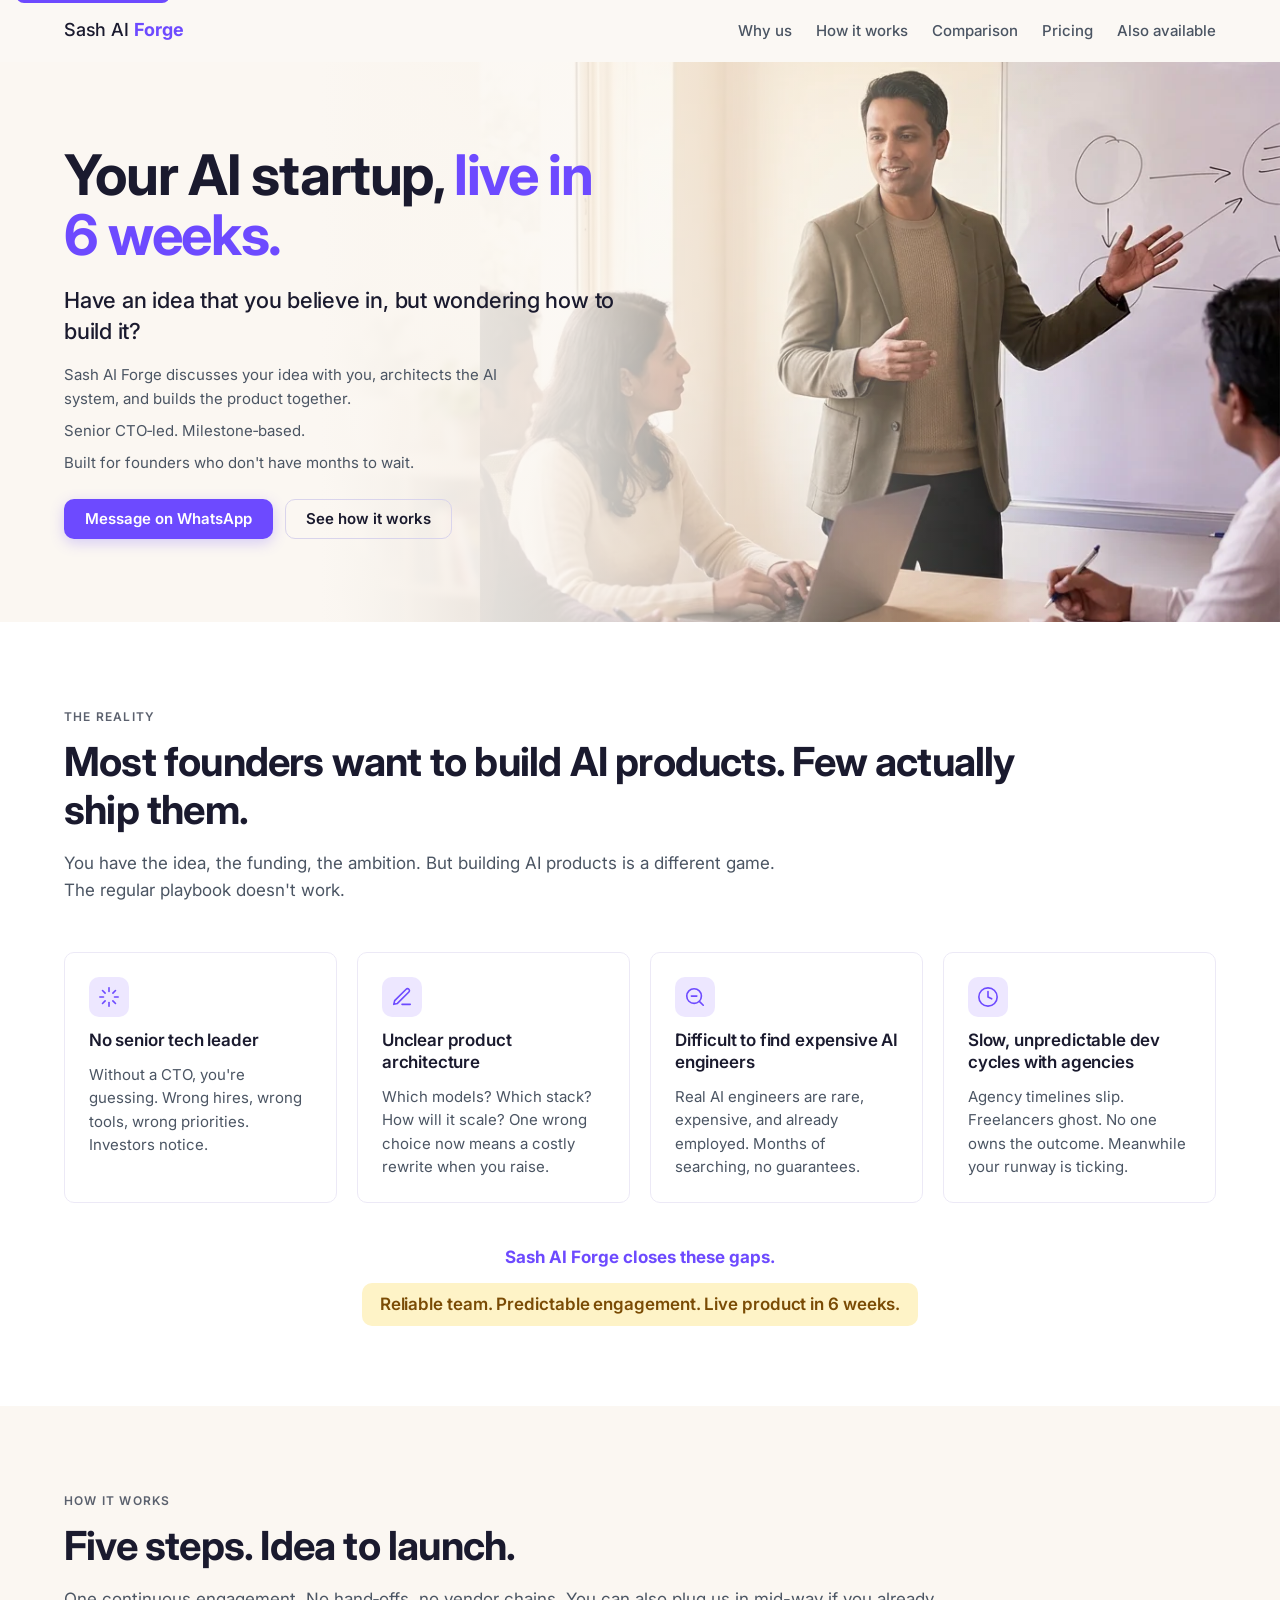
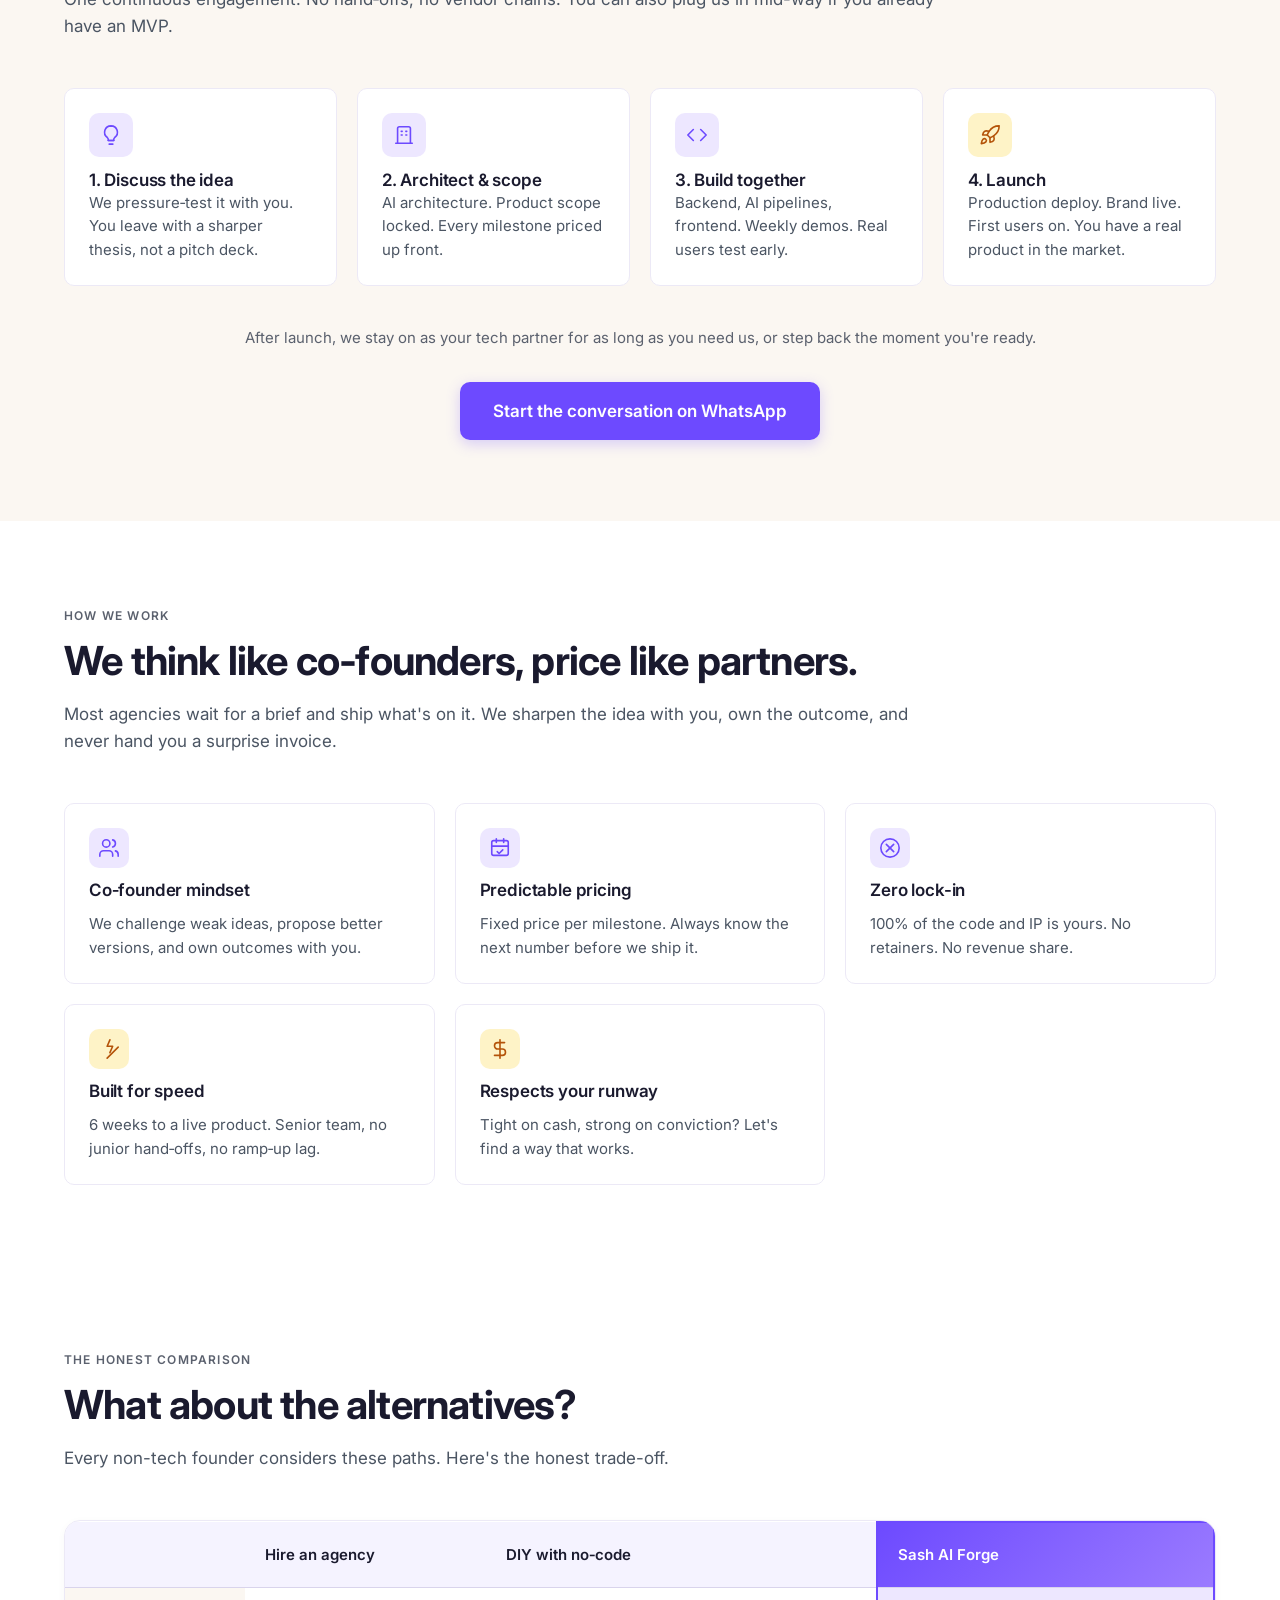
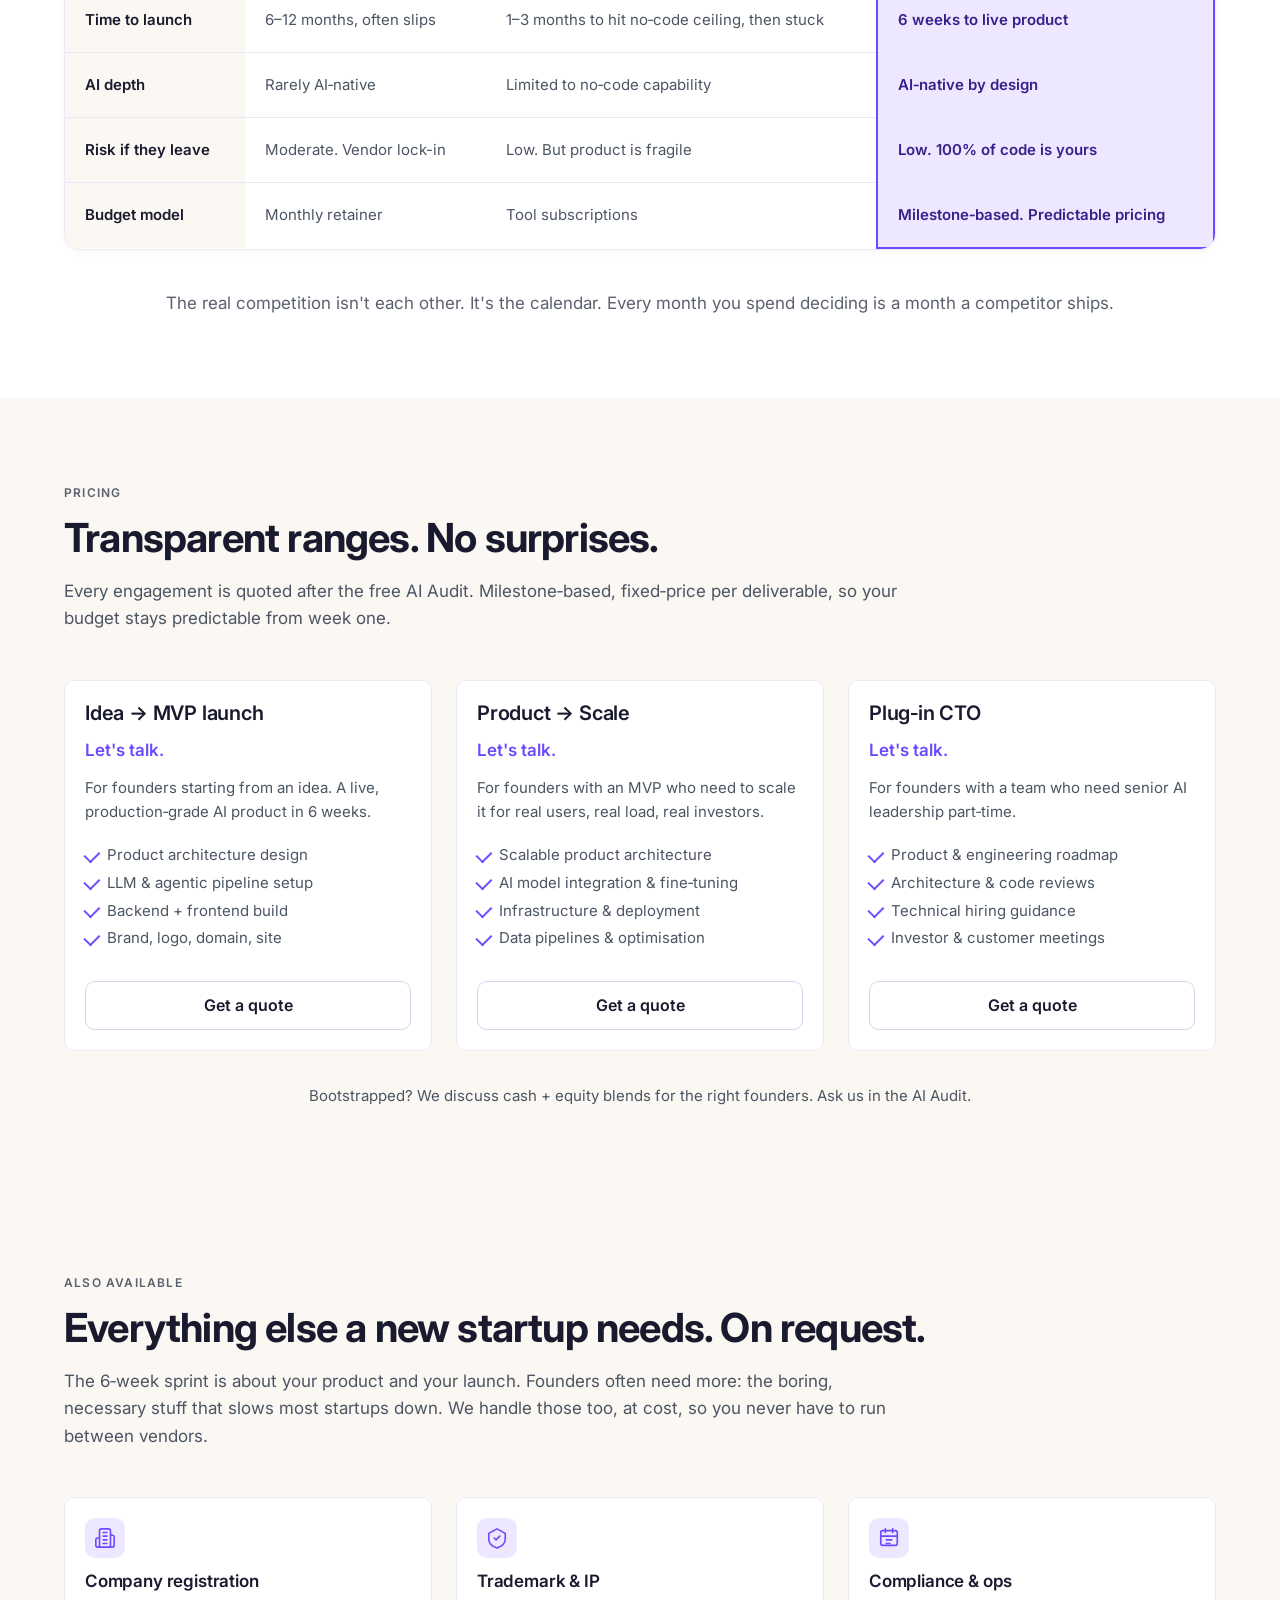
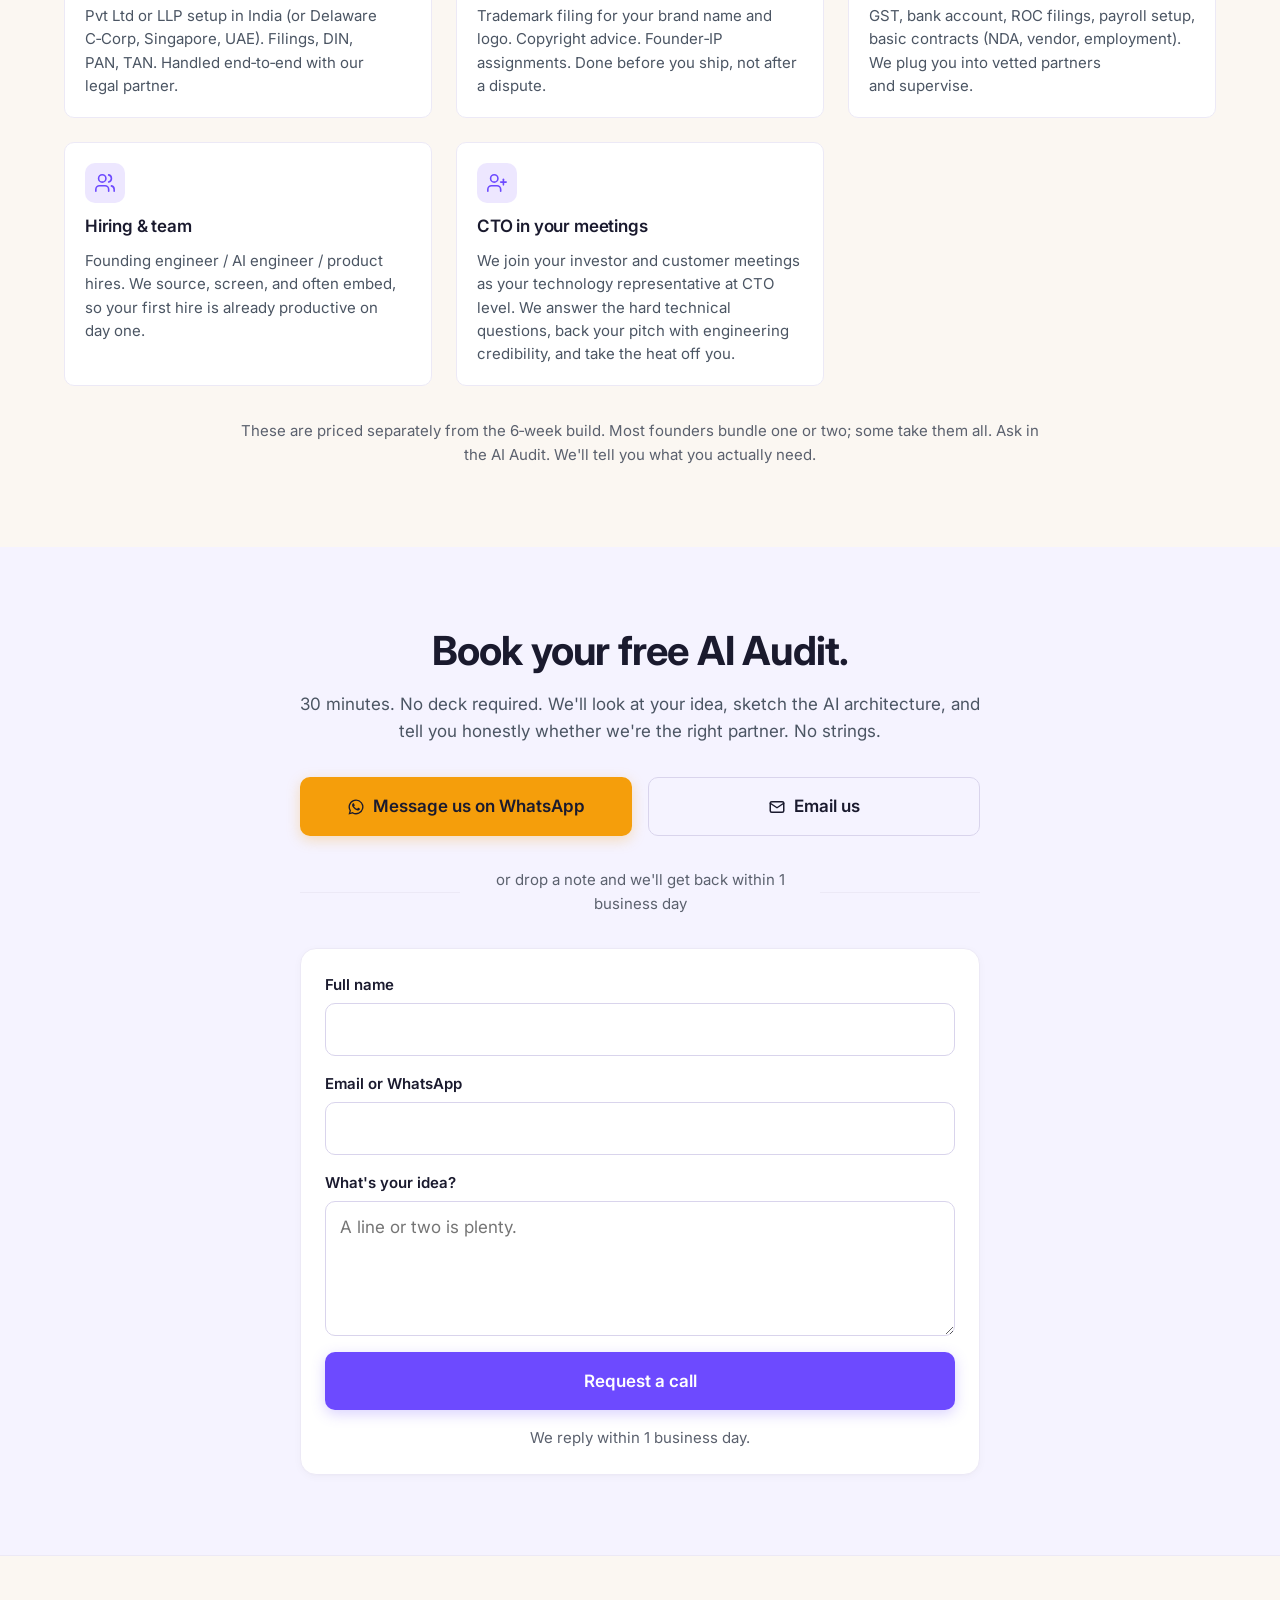
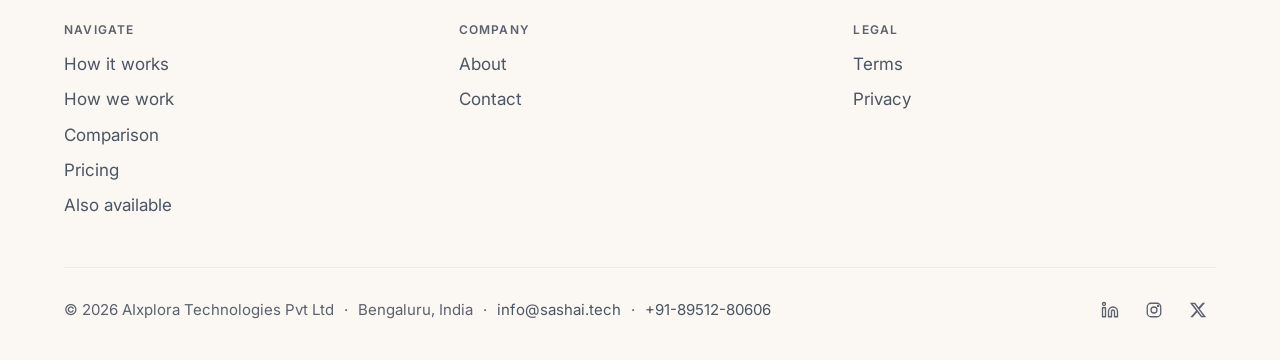
<file: index.html>
<!DOCTYPE html>
<html lang="en">
<head>
  <meta charset="UTF-8">
  <meta name="viewport" content="width=device-width, initial-scale=1.0">
  <meta name="theme-color" content="#6D4AFF">

  <title>Sash AI Forge: Launch your AI startup at startup speed</title>
  <meta name="description" content="Non-technical founders launch AI startups in 6 weeks. Product and brand, built with you by a senior AI-native CTO. Predictable, milestone-based pricing. Built for founder runway.">
  <meta name="keywords" content="launch AI startup, AI startup launchpad, non-technical founder AI, idea to MVP in weeks, AI MVP development India, end to end startup launch, Bengaluru AI startup, fractional CTO India">
  <link rel="canonical" href="https://sovitgarg.github.io/sash_ai_forge/">
  <meta name="robots" content="index,follow,max-image-preview:large">
  <meta name="author" content="AIxplora Technologies Pvt Ltd">

  <!-- Open Graph -->
  <meta property="og:type" content="website">
  <meta property="og:site_name" content="Sash AI Forge">
  <meta property="og:title" content="Launch your AI startup at startup speed. Sash AI Forge">
  <meta property="og:description" content="Idea to launched AI product in 6 weeks. Built with you by a senior AI-native CTO. Predictable, milestone-based pricing.">
  <meta property="og:image" content="https://sovitgarg.github.io/sash_ai_forge/assets/images/og/og-image.svg">
  <meta property="og:image:alt" content="Sash AI Forge: Launch your AI startup at startup speed">
  <meta property="og:url" content="https://sovitgarg.github.io/sash_ai_forge/">
  <meta property="og:locale" content="en_US">

  <!-- Twitter -->
  <meta name="twitter:card" content="summary_large_image">
  <meta name="twitter:title" content="Launch your AI startup at startup speed">
  <meta name="twitter:description" content="Idea to launched AI product in 6 weeks. Built with you by a senior AI-native CTO.">
  <meta name="twitter:image" content="https://sovitgarg.github.io/sash_ai_forge/assets/images/og/og-image.svg">

  <!-- Favicons -->
  <link rel="icon" type="image/svg+xml" href="./assets/images/favicon.svg">
  <link rel="alternate icon" href="./favicon.ico">

  <!-- Fonts. Non-blocking with swap fallback -->
  <link rel="preconnect" href="https://fonts.googleapis.com">
  <link rel="preconnect" href="https://fonts.gstatic.com" crossorigin>
  <link rel="preload" as="style" href="https://fonts.googleapis.com/css2?family=Inter:wght@400;500;600;700&display=swap">
  <link rel="stylesheet" href="https://fonts.googleapis.com/css2?family=Inter:wght@400;500;600;700&display=swap" media="print" onload="this.media='all'">
  <noscript><link rel="stylesheet" href="https://fonts.googleapis.com/css2?family=Inter:wght@400;500;600;700&display=swap"></noscript>

  <!-- Styles -->
  <link rel="stylesheet" href="./assets/css/reset.css">
  <link rel="stylesheet" href="./assets/css/variables.css">
  <link rel="stylesheet" href="./assets/css/layout.css">
  <link rel="stylesheet" href="./assets/css/components.css">
  <link rel="stylesheet" href="./assets/css/sections.css">

  <!-- JSON-LD: Organization -->
  <script type="application/ld+json">
  {
    "@context": "https://schema.org",
    "@type": "Organization",
    "name": "Sash AI Forge",
    "legalName": "AIxplora Technologies Pvt Ltd",
    "url": "https://sovitgarg.github.io/sash_ai_forge/",
    "logo": "https://sovitgarg.github.io/sash_ai_forge/assets/images/og/og-image.svg",
    "description": "A startup launchpad for non-technical founders. Product and brand delivered as one orchestrated launch in 6 weeks, led by a senior AI-native CTO.",
    "sameAs": [
      "https://www.sashai.tech"
    ],
    "contactPoint": [
      {
        "@type": "ContactPoint",
        "email": "info@sashai.tech",
        "telephone": "+91-89512-80606",
        "contactType": "Sales",
        "areaServed": ["IN", "US", "AE", "SG", "GB"],
        "availableLanguage": ["en"]
      },
      {
        "@type": "ContactPoint",
        "contactType": "Customer Support",
        "url": "https://wa.me/918951280606",
        "availableLanguage": ["en"]
      }
    ],
    "address": {
      "@type": "PostalAddress",
      "streetAddress": "301, 2nd Main Rd, east of NGEF Layout, Kasturi Nagar",
      "addressLocality": "Bengaluru",
      "addressRegion": "Karnataka",
      "postalCode": "560043",
      "addressCountry": "IN"
    }
  }
  </script>

  <!-- JSON-LD: Service -->
  <script type="application/ld+json">
  {
    "@context": "https://schema.org",
    "@type": "Service",
    "serviceType": "AI startup launchpad: end-to-end product build and brand, led by a senior AI-native CTO, for non-technical founders",
    "provider": {
      "@type": "Organization",
      "name": "Sash AI Forge",
      "url": "https://sovitgarg.github.io/sash_ai_forge/"
    },
    "areaServed": ["IN", "US", "AE", "SG", "GB"],
    "audience": {
      "@type": "Audience",
      "audienceType": "Non-technical founders launching AI startups"
    },
    "offers": [
      { "@type": "Offer", "name": "Idea to MVP launch (6-week)", "description": "Full 6-week launch: product and brand." },
      { "@type": "Offer", "name": "Product to scale engagement", "description": "Ongoing engineering + growth partnership for founders with an MVP." },
      { "@type": "Offer", "name": "Plug-in CTO (part-time technical leadership)", "description": "Senior AI leadership for founders who already have a team." }
    ]
  }
  </script>

  <!-- JSON-LD: BreadcrumbList -->
  <script type="application/ld+json">
  {
    "@context": "https://schema.org",
    "@type": "BreadcrumbList",
    "itemListElement": [
      { "@type": "ListItem", "position": 1, "name": "Home", "item": "https://sovitgarg.github.io/sash_ai_forge/" }
    ]
  }
  </script>
</head>
<body>
  <a class="skip-link" href="#main">Skip to content</a>

  <header class="site-header" role="banner">
    <div class="container site-header__inner">
      <a class="site-header__logo" href="#hero" aria-label="Sash AI Forge home">
        Sash AI <strong>Forge</strong>
      </a>

      <nav class="site-nav" role="navigation" aria-label="Primary">
        <ul class="site-nav__list">
          <li><a class="site-nav__link" href="#reality">Why us</a></li>
          <li><a class="site-nav__link" href="#journey">How it works</a></li>
          <li><a class="site-nav__link" href="#comparison">Comparison</a></li>
          <li><a class="site-nav__link" href="#pricing">Pricing</a></li>
          <li><a class="site-nav__link" href="#extras">Also available</a></li>
        </ul>
      </nav>

      <button class="site-header__burger" type="button" data-nav-toggle aria-expanded="false" aria-controls="mobile-nav" aria-label="Open navigation menu">
        <span class="site-header__burger-bar" aria-hidden="true"></span>
        <span class="site-header__burger-bar" aria-hidden="true"></span>
        <span class="site-header__burger-bar" aria-hidden="true"></span>
      </button>
    </div>

    <div id="mobile-nav" class="mobile-nav" data-nav-menu data-open="false" role="navigation" aria-label="Mobile">
      <ul class="mobile-nav__list">
        <li><a class="mobile-nav__link" href="#reality">Why us</a></li>
        <li><a class="mobile-nav__link" href="#journey">How it works</a></li>
        <li><a class="mobile-nav__link" href="#partnership">How we work</a></li>
        <li><a class="mobile-nav__link" href="#comparison">Comparison</a></li>
        <li><a class="mobile-nav__link" href="#pricing">Pricing</a></li>
        <li><a class="mobile-nav__link" href="#extras">Also available</a></li>
      </ul>
      <a class="btn btn--primary btn--block mobile-nav__cta" href="https://wa.me/918951280606" data-wa="Header-Mobile">Message on WhatsApp</a>
    </div>
  </header>

  <main id="main">
    <!-- §1 HERO — full-bleed photo with left text overlay (ThriveHigh-style) -->
    <section id="hero" class="hero" data-hero aria-labelledby="hero-title">
      <picture class="hero__bg">
        <source type="image/webp" srcset="./assets/images/hero/founders-session.webp">
        <img src="./assets/images/hero/founders-session.jpg" alt="" aria-hidden="true" loading="eager" fetchpriority="high" width="1376" height="768">
      </picture>
      <div class="hero__mask" aria-hidden="true"></div>
      <div class="container hero__inner">
        <div class="hero__content">
          <h1 id="hero-title" class="hero__title">Your AI startup, <span class="hero__title-accent">live in 6 weeks.</span></h1>
          <p class="hero__tagline">Have an idea that you believe in, but wondering how to build it?</p>
          <p class="hero__subhead"><span class="hero__subhead-line">Sash AI Forge discusses your idea with you, architects the AI system, and builds the product together.</span><span class="hero__subhead-line">Senior CTO‑led. Milestone‑based.</span><span class="hero__subhead-line">Built for founders who don't have months to wait.</span></p>

          <div class="hero__ctas">
            <a class="btn btn--primary hero__cta-primary" href="https://wa.me/918951280606" data-wa="Hero">Message on WhatsApp</a>
            <a class="btn btn--secondary hero__cta-secondary" href="#journey">See how it works</a>
          </div>
        </div>
      </div>
    </section>

    <!-- §1.5 THE REALITY -->
    <section id="reality" class="section">
      <div class="container">
        <header class="section-header reveal">
          <p class="eyebrow">THE REALITY</p>
          <h2>Most founders want to build AI products. Few actually ship them.</h2>
          <p class="lead">You have the idea, the funding, the ambition. But building AI products is a different game.<br>The regular playbook doesn't work.</p>
        </header>

        <ul class="reality-grid reveal">
          <li class="reality-tile card">
            <span class="icon-tile" aria-hidden="true">
              <svg viewBox="0 0 24 24" fill="none" stroke="currentColor" stroke-width="1.75" stroke-linecap="round" stroke-linejoin="round"><path d="M12 2v4"/><path d="M12 18v4"/><path d="m4.93 4.93 2.83 2.83"/><path d="m16.24 16.24 2.83 2.83"/><path d="M2 12h4"/><path d="M18 12h4"/><path d="m4.93 19.07 2.83-2.83"/><path d="m16.24 7.76 2.83-2.83"/></svg>
            </span>
            <h3 class="reality-tile__title">No senior tech leader</h3>
            <p>Without a CTO, you're guessing. Wrong hires, wrong tools, wrong priorities. Investors notice.</p>
          </li>

          <li class="reality-tile card">
            <span class="icon-tile" aria-hidden="true">
              <svg viewBox="0 0 24 24" fill="none" stroke="currentColor" stroke-width="1.75" stroke-linecap="round" stroke-linejoin="round"><path d="M12 20h9"/><path d="M16.5 3.5a2.12 2.12 0 1 1 3 3L7 19l-4 1 1-4L16.5 3.5z"/></svg>
            </span>
            <h3 class="reality-tile__title">Unclear product architecture</h3>
            <p>Which models? Which stack? How will it scale? One wrong choice now means a costly rewrite when you raise.</p>
          </li>

          <li class="reality-tile card">
            <span class="icon-tile" aria-hidden="true">
              <svg viewBox="0 0 24 24" fill="none" stroke="currentColor" stroke-width="1.75" stroke-linecap="round" stroke-linejoin="round"><circle cx="11" cy="11" r="8"/><path d="m21 21-4.3-4.3"/><path d="M8 11h6"/></svg>
            </span>
            <h3 class="reality-tile__title">Difficult to find expensive AI engineers</h3>
            <p>Real AI engineers are rare, expensive, and already employed. Months of searching, no guarantees.</p>
          </li>

          <li class="reality-tile card">
            <span class="icon-tile" aria-hidden="true">
              <svg viewBox="0 0 24 24" fill="none" stroke="currentColor" stroke-width="1.75" stroke-linecap="round" stroke-linejoin="round"><circle cx="12" cy="12" r="10"/><path d="M12 6v6l4 2"/></svg>
            </span>
            <h3 class="reality-tile__title">Slow, unpredictable dev cycles with agencies</h3>
            <p>Agency timelines slip. Freelancers ghost. No one owns the outcome. Meanwhile your runway is ticking.</p>
          </li>
        </ul>

        <p class="reality-footnote reveal"><strong>Sash AI Forge closes these gaps.</strong><br><span class="reality-footnote__highlight">Reliable team. Predictable engagement. Live product in 6 weeks.</span></p>
      </div>
    </section>

    <!-- §2 JOURNEY -->
    <section id="journey" class="section section--warm">
      <div class="container">
        <header class="section-header reveal">
          <p class="eyebrow">HOW IT WORKS</p>
          <h2>Five steps. Idea to launch.</h2>
          <p class="lead">One continuous engagement. No hand‑offs, no vendor chains. You can also plug us in mid-way if you already have an MVP.</p>
        </header>

        <ol class="journey-list reveal">
          <li class="journey-card card">
            <span class="journey-card__icon" aria-hidden="true">
              <svg viewBox="0 0 24 24" fill="none" stroke="currentColor" stroke-width="1.75" stroke-linecap="round" stroke-linejoin="round">
                <path d="M9 18h6"/><path d="M10 22h4"/>
                <path d="M12 2a7 7 0 0 0-4 12.73c.66.53 1 1.33 1 2.15V18h6v-1.12c0-.82.34-1.62 1-2.15A7 7 0 0 0 12 2z"/>
              </svg>
            </span>
            <div class="journey-card__body">
              <h3 class="journey-card__title">1. Discuss the idea</h3>
              <p>We pressure‑test it with you. You leave with a sharper thesis, not a pitch deck.</p>
            </div>
          </li>

          <li class="journey-card card">
            <span class="journey-card__icon" aria-hidden="true">
              <svg viewBox="0 0 24 24" fill="none" stroke="currentColor" stroke-width="1.75" stroke-linecap="round" stroke-linejoin="round">
                <path d="M3 21h18"/><path d="M9 8h1"/><path d="M9 12h1"/><path d="M14 8h1"/><path d="M14 12h1"/>
                <path d="M5 21V5a2 2 0 0 1 2-2h10a2 2 0 0 1 2 2v16"/>
              </svg>
            </span>
            <div class="journey-card__body">
              <h3 class="journey-card__title">2. Architect &amp; scope</h3>
              <p>AI architecture. Product scope locked. Every milestone priced up front.</p>
            </div>
          </li>

          <li class="journey-card card">
            <span class="journey-card__icon" aria-hidden="true">
              <svg viewBox="0 0 24 24" fill="none" stroke="currentColor" stroke-width="1.75" stroke-linecap="round" stroke-linejoin="round">
                <path d="M16 18 22 12 16 6"/><path d="m8 6-6 6 6 6"/>
              </svg>
            </span>
            <div class="journey-card__body">
              <h3 class="journey-card__title">3. Build together</h3>
              <p>Backend, AI pipelines, frontend. Weekly demos. Real users test early.</p>
            </div>
          </li>

          <li class="journey-card card">
            <span class="journey-card__icon" aria-hidden="true">
              <svg viewBox="0 0 24 24" fill="none" stroke="currentColor" stroke-width="1.75" stroke-linecap="round" stroke-linejoin="round">
                <path d="M4.5 16.5c-1.5 1.26-2 5-2 5s3.74-.5 5-2c.71-.84.7-2.13-.09-2.91a2.18 2.18 0 0 0-2.91-.09z"/>
                <path d="m12 15-3-3a22 22 0 0 1 2-3.95A12.88 12.88 0 0 1 22 2c0 2.72-.78 7.5-6 11a22.35 22.35 0 0 1-4 2z"/>
                <path d="M9 12H4s.55-3.03 2-4c1.62-1.08 5 0 5 0"/>
                <path d="M12 15v5s3.03-.55 4-2c1.08-1.62 0-5 0-5"/>
              </svg>
            </span>
            <div class="journey-card__body">
              <h3 class="journey-card__title">4. Launch</h3>
              <p>Production deploy. Brand live. First users on. You have a real product in the market.</p>
            </div>
          </li>

        </ol>

        <p class="journey-afterword reveal">After launch, we stay on as your tech partner for as long as you need us, or step back the moment you're ready.</p>

        <div class="journey-cta reveal">
          <a class="btn btn--primary btn--lg" href="https://wa.me/918951280606" data-wa="Journey">Start the conversation on WhatsApp</a>
        </div>
      </div>
    </section>

    <!-- §3 (merged). PARTNERSHIP + RUNWAY -->
    <section id="partnership" class="section" aria-labelledby="partnership-title">
      <div class="container">
        <header class="section-header reveal">
          <p class="eyebrow">HOW WE WORK</p>
          <h2 id="partnership-title">We think like co‑founders, price like partners.</h2>
          <p class="lead">Most agencies wait for a brief and ship what's on it. We sharpen the idea with you, own the outcome, and never hand you a surprise invoice.</p>
        </header>

        <ul class="values-grid reveal">
          <li class="value-card card">
            <span class="icon-tile" aria-hidden="true">
              <svg viewBox="0 0 24 24" fill="none" stroke="currentColor" stroke-width="1.75" stroke-linecap="round" stroke-linejoin="round"><path d="M16 21v-2a4 4 0 0 0-4-4H6a4 4 0 0 0-4 4v2"/><circle cx="9" cy="7" r="4"/><path d="M22 21v-2a4 4 0 0 0-3-3.87"/><path d="M16 3.13a4 4 0 0 1 0 7.75"/></svg>
            </span>
            <h3>Co‑founder mindset</h3>
            <p>We challenge weak ideas, propose better versions, and own outcomes with you.</p>
          </li>

          <li class="value-card card">
            <span class="icon-tile" aria-hidden="true">
              <svg viewBox="0 0 24 24" fill="none" stroke="currentColor" stroke-width="1.75" stroke-linecap="round" stroke-linejoin="round"><rect x="3" y="4" width="18" height="16" rx="2"/><path d="M16 2v4"/><path d="M8 2v4"/><path d="M3 10h18"/><path d="m9 16 2 2 4-4"/></svg>
            </span>
            <h3>Predictable pricing</h3>
            <p>Fixed price per milestone. Always know the next number before we ship it.</p>
          </li>

          <li class="value-card card">
            <span class="icon-tile" aria-hidden="true">
              <svg viewBox="0 0 24 24" fill="none" stroke="currentColor" stroke-width="1.75" stroke-linecap="round" stroke-linejoin="round"><circle cx="12" cy="12" r="10"/><path d="M16 8 8 16"/><path d="M16 16 8 8"/></svg>
            </span>
            <h3>Zero lock-in</h3>
            <p>100% of the code and IP is yours. No retainers. No revenue share.</p>
          </li>

          <li class="value-card card">
            <span class="icon-tile icon-tile--warm" aria-hidden="true">
              <svg viewBox="0 0 24 24" fill="none" stroke="currentColor" stroke-width="1.75" stroke-linecap="round" stroke-linejoin="round"><path d="m13 2-3 7h6l-3 7"/><path d="m10 22 12-12"/></svg>
            </span>
            <h3>Built for speed</h3>
            <p>6 weeks to a live product. Senior team, no junior hand‑offs, no ramp‑up lag.</p>
          </li>

          <li class="value-card card">
            <span class="icon-tile icon-tile--warm" aria-hidden="true">
              <svg viewBox="0 0 24 24" fill="none" stroke="currentColor" stroke-width="1.75" stroke-linecap="round" stroke-linejoin="round"><path d="M12 2v20"/><path d="M17 5H9.5a3.5 3.5 0 0 0 0 7h5a3.5 3.5 0 0 1 0 7H6"/></svg>
            </span>
            <h3>Respects your runway</h3>
            <p>Tight on cash, strong on conviction? Let's find a way that works.</p>
          </li>

        </ul>
      </div>
    </section>

    <!-- §5 COMPARISON -->
    <section id="comparison" class="section">
      <div class="container">
        <header class="section-header reveal">
          <p class="eyebrow">THE HONEST COMPARISON</p>
          <h2>What about the alternatives?</h2>
          <p class="lead">Every non-tech founder considers these paths. Here's the honest trade-off.</p>
        </header>

        <div class="table-wrap reveal">
          <table class="compare-table">
            <thead>
              <tr>
                <th scope="col"><span class="sr-only">Dimension</span></th>
                <th scope="col">Hire an agency</th>
                <th scope="col">DIY with no‑code</th>
                <th scope="col" class="compare-table__sash">Sash AI Forge</th>
              </tr>
            </thead>
            <tbody>
              <tr>
                <th scope="row">Time to launch</th>
                <td>6&ndash;12 months, often slips</td>
                <td>1&ndash;3 months to hit no‑code ceiling, then stuck</td>
                <td class="compare-table__sash"><strong>6 weeks to live product</strong></td>
              </tr>
              <tr>
                <th scope="row">AI depth</th>
                <td>Rarely AI‑native</td>
                <td>Limited to no‑code capability</td>
                <td class="compare-table__sash"><strong>AI‑native by design</strong></td>
              </tr>
              <tr>
                <th scope="row">Risk if they leave</th>
                <td>Moderate. Vendor lock-in</td>
                <td>Low. But product is fragile</td>
                <td class="compare-table__sash"><strong>Low. 100% of code is yours</strong></td>
              </tr>
              <tr>
                <th scope="row">Budget model</th>
                <td>Monthly retainer</td>
                <td>Tool subscriptions</td>
                <td class="compare-table__sash"><strong>Milestone‑based. Predictable pricing</strong></td>
              </tr>
            </tbody>
          </table>
        </div>

        <p class="compare-footnote reveal">The real competition isn't each other. It's the calendar. Every month you spend deciding is a month a competitor ships.</p>
      </div>
    </section>


    <!-- Case studies section: hidden for v1. Re-enable when real outcomes + logos are available. -->
    <!--
    <section id="case-studies" class="section section--warm">
      <div class="container">
        <header class="section-header">
          <p class="eyebrow">PROOF</p>
          <h2>Products we've shipped.</h2>
        </header>
        <div class="grid grid--2">
          <article class="card">
            <h3>Grambvels AI</h3>
            <p>Voice-AI latency cut to production‑grade. Shipped in X weeks.</p>
            <a href="./case-studies/grambvels.html">Read the story &rarr;</a>
          </article>
          <article class="card">
            <h3>Kokken Robotics</h3>
            <p>Intelligent call assistant with agentic capabilities, live with X users.</p>
            <a href="./case-studies/kokken.html">Read the story &rarr;</a>
          </article>
        </div>
      </div>
    </section>
    -->

    <!-- §9 PRICING -->
    <section id="pricing" class="section section--warm">
      <div class="container">
        <header class="section-header reveal">
          <p class="eyebrow">PRICING</p>
          <h2>Transparent ranges. No surprises.</h2>
          <p class="lead">Every engagement is quoted after the free AI Audit. Milestone&#8209;based, fixed&#8209;price per deliverable, so your budget stays predictable from week one.</p>
        </header>

        <div class="grid grid--3 reveal">
          <article class="card pricing-card">
            <h3 class="pricing-card__title">Idea &rarr; MVP launch</h3>
            <p class="pricing-card__price">Let's talk.</p>
            <p class="pricing-card__desc">For founders starting from an idea. A live, production&#8209;grade AI product in 6 weeks.</p>
            <ul class="pricing-card__bullets">
              <li>Product architecture design</li>
              <li>LLM &amp; agentic pipeline setup</li>
              <li>Backend + frontend build</li>
              <li>Brand, logo, domain, site</li>
            </ul>
            <a class="btn btn--secondary btn--block" href="#contact">Get a quote</a>
          </article>

          <article class="card pricing-card">
            <h3 class="pricing-card__title">Product &rarr; Scale</h3>
            <p class="pricing-card__price">Let's talk.</p>
            <p class="pricing-card__desc">For founders with an MVP who need to scale it for real users, real load, real investors.</p>
            <ul class="pricing-card__bullets">
              <li>Scalable product architecture</li>
              <li>AI model integration &amp; fine&#8209;tuning</li>
              <li>Infrastructure &amp; deployment</li>
              <li>Data pipelines &amp; optimisation</li>
            </ul>
            <a class="btn btn--secondary btn--block" href="#contact">Get a quote</a>
          </article>

          <article class="card pricing-card">
            <h3 class="pricing-card__title">Plug&#8209;in CTO</h3>
            <p class="pricing-card__price">Let's talk.</p>
            <p class="pricing-card__desc">For founders with a team who need senior AI leadership part&#8209;time.</p>
            <ul class="pricing-card__bullets">
              <li>Product &amp; engineering roadmap</li>
              <li>Architecture &amp; code reviews</li>
              <li>Technical hiring guidance</li>
              <li>Investor &amp; customer meetings</li>
            </ul>
            <a class="btn btn--secondary btn--block" href="#contact">Get a quote</a>
          </article>
        </div>

        <p class="pricing-footnote reveal">Bootstrapped? We discuss cash + equity blends for the right founders. Ask us in the AI Audit.</p>
      </div>
    </section>


    <!-- §10.5 ADDITIONAL SERVICES -->
    <section id="extras" class="section section--warm">
      <div class="container">
        <header class="section-header reveal">
          <p class="eyebrow">ALSO AVAILABLE</p>
          <h2>Everything else a new startup needs. On request.</h2>
          <p class="lead">The 6‑week sprint is about your product and your launch. Founders often need more: the boring, necessary stuff that slows most startups down. We handle those too, at cost, so you never have to run between vendors.</p>
        </header>

        <ul class="extras-grid grid grid--3 reveal">
          <li class="extras-tile card">
            <span class="icon-tile" aria-hidden="true">
              <svg viewBox="0 0 24 24" fill="none" stroke="currentColor" stroke-width="1.75" stroke-linecap="round" stroke-linejoin="round" aria-hidden="true">
                <path d="M6 22V4a2 2 0 0 1 2-2h8a2 2 0 0 1 2 2v18Z"/>
                <path d="M6 12H4a2 2 0 0 0-2 2v6a2 2 0 0 0 2 2h2"/>
                <path d="M18 9h2a2 2 0 0 1 2 2v9a2 2 0 0 1-2 2h-2"/>
                <path d="M10 6h4"/>
                <path d="M10 10h4"/>
                <path d="M10 14h4"/>
                <path d="M10 18h4"/>
              </svg>
            </span>
            <h3 class="extras-tile__title">Company registration</h3>
            <p>Pvt Ltd or LLP setup in India (or Delaware C‑Corp, Singapore, UAE). Filings, DIN, PAN, TAN. Handled end‑to‑end with our legal partner.</p>
          </li>

          <li class="extras-tile card">
            <span class="icon-tile" aria-hidden="true">
              <svg viewBox="0 0 24 24" fill="none" stroke="currentColor" stroke-width="1.75" stroke-linecap="round" stroke-linejoin="round" aria-hidden="true">
                <path d="M12 2 3 7v6c0 5 3.5 8 9 10 5.5-2 9-5 9-10V7l-9-5z"/>
                <path d="m9 12 2 2 4-4"/>
              </svg>
            </span>
            <h3 class="extras-tile__title">Trademark &amp; IP</h3>
            <p>Trademark filing for your brand name and logo. Copyright advice. Founder‑IP assignments. Done before you ship, not after a dispute.</p>
          </li>

          <li class="extras-tile card">
            <span class="icon-tile" aria-hidden="true">
              <svg viewBox="0 0 24 24" fill="none" stroke="currentColor" stroke-width="1.75" stroke-linecap="round" stroke-linejoin="round" aria-hidden="true">
                <rect x="3" y="4" width="18" height="16" rx="2"/>
                <path d="M8 2v4"/>
                <path d="M16 2v4"/>
                <path d="M3 10h18"/>
                <path d="M9 14h6"/>
                <path d="M9 18h4"/>
              </svg>
            </span>
            <h3 class="extras-tile__title">Compliance &amp; ops</h3>
            <p>GST, bank account, ROC filings, payroll setup, basic contracts (NDA, vendor, employment). We plug you into vetted partners and supervise.</p>
          </li>

          <li class="extras-tile card">
            <span class="icon-tile" aria-hidden="true">
              <svg viewBox="0 0 24 24" fill="none" stroke="currentColor" stroke-width="1.75" stroke-linecap="round" stroke-linejoin="round" aria-hidden="true">
                <path d="M16 21v-2a4 4 0 0 0-4-4H6a4 4 0 0 0-4 4v2"/>
                <circle cx="9" cy="7" r="4"/>
                <path d="M22 21v-2a4 4 0 0 0-3-3.87"/>
                <path d="M16 3.13a4 4 0 0 1 0 7.75"/>
              </svg>
            </span>
            <h3 class="extras-tile__title">Hiring &amp; team</h3>
            <p>Founding engineer / AI engineer / product hires. We source, screen, and often embed, so your first hire is already productive on day one.</p>
          </li>

          <li class="extras-tile card">
            <span class="icon-tile" aria-hidden="true">
              <svg viewBox="0 0 24 24" fill="none" stroke="currentColor" stroke-width="1.75" stroke-linecap="round" stroke-linejoin="round" aria-hidden="true">
                <path d="M16 21v-2a4 4 0 0 0-4-4H6a4 4 0 0 0-4 4v2"/>
                <circle cx="9" cy="7" r="4"/>
                <path d="M22 11h-6"/><path d="M19 8v6"/>
              </svg>
            </span>
            <h3 class="extras-tile__title">CTO in your meetings</h3>
            <p>We join your investor and customer meetings as your technology representative at CTO level. We answer the hard technical questions, back your pitch with engineering credibility, and take the heat off you.</p>
          </li>
        </ul>

        <p class="extras-footnote reveal">These are priced separately from the 6‑week build. Most founders bundle one or two; some take them all. Ask in the AI Audit. We'll tell you what you actually need.</p>
      </div>
    </section>

    <!-- §11 FINAL CTA -->
    <section id="contact" class="section section--soft">
      <div class="container">
        <div class="final-cta reveal">
          <header class="section-header final-cta__header">
            <h2>Book your free AI Audit.</h2>
            <p class="lead">30 minutes. No deck required. We'll look at your idea, sketch the AI architecture, and tell you honestly whether we're the right partner. No strings.</p>
          </header>

          <div class="final-cta__channels">
            <a class="btn btn--warm btn--lg" href="https://wa.me/918951280606" data-wa="FinalCTA">
              <svg class="icon" aria-hidden="true" viewBox="0 0 24 24" fill="currentColor">
                <path d="M12.04 2a9.93 9.93 0 0 0-8.6 14.9L2 22l5.25-1.37a9.93 9.93 0 1 0 4.8-18.63zm0 18.1a8.16 8.16 0 0 1-4.15-1.13l-.3-.18-3.11.81.83-3.03-.2-.32a8.16 8.16 0 1 1 6.93 3.85zm4.7-6.12c-.26-.13-1.52-.75-1.75-.83-.24-.09-.41-.13-.58.13-.17.26-.67.83-.82 1-.15.17-.3.2-.56.07-.26-.13-1.09-.4-2.07-1.28-.77-.68-1.28-1.53-1.43-1.79-.15-.26-.02-.4.11-.53.11-.11.26-.3.39-.44.13-.15.17-.26.26-.43.09-.17.04-.32-.02-.45-.07-.13-.58-1.4-.8-1.93-.21-.5-.43-.44-.58-.45-.15-.01-.32-.01-.5-.01-.17 0-.45.07-.69.32-.24.26-.9.88-.9 2.14 0 1.26.92 2.48 1.05 2.65.13.17 1.82 2.78 4.41 3.9.62.27 1.1.43 1.47.55.62.2 1.18.17 1.62.1.49-.07 1.52-.62 1.74-1.22.22-.6.22-1.11.15-1.22-.06-.11-.24-.17-.5-.3z"/>
              </svg>
              <span>Message us on WhatsApp</span>
            </a>
            <a class="btn btn--secondary btn--lg" href="mailto:info@sashai.tech" data-email>
              <svg class="icon" aria-hidden="true" viewBox="0 0 24 24" fill="none" stroke="currentColor" stroke-width="1.75" stroke-linecap="round" stroke-linejoin="round">
                <rect x="3" y="5" width="18" height="14" rx="2"/>
                <path d="m3 7 9 6 9-6"/>
              </svg>
              <span>Email us</span>
            </a>
          </div>

          <div class="final-cta__divider">
            <span>or drop a note and we'll get back within 1 business day</span>
          </div>

          <form class="final-cta__form" action="mailto:info@sashai.tech" method="post" enctype="text/plain">
            <div class="form-field">
              <label for="cta-name">Full name</label>
              <input id="cta-name" name="name" type="text" autocomplete="name" required>
            </div>

            <div class="form-field">
              <label for="cta-contact">Email or WhatsApp</label>
              <input id="cta-contact" name="contact" type="text" autocomplete="email" required>
            </div>

            <div class="form-field">
              <label for="cta-idea">What's your idea?</label>
              <textarea id="cta-idea" name="idea" rows="4" placeholder="A line or two is plenty."></textarea>
            </div>

            <button type="submit" class="btn btn--primary btn--block btn--lg">Request a call</button>
            <p class="final-cta__microcopy">We reply within 1 business day.</p>
          </form>
        </div>
      </div>
    </section>
  </main>

  <footer class="site-footer">
    <div class="container">
      <div class="site-footer__grid">
        <nav class="site-footer__col" aria-labelledby="footer-navigate">
          <p id="footer-navigate" class="site-footer__heading">Navigate</p>
          <ul>
            <li><a href="#journey">How it works</a></li>
            <li><a href="#partnership">How we work</a></li>
            <li><a href="#comparison">Comparison</a></li>
            <li><a href="#pricing">Pricing</a></li>
            <li><a href="#extras">Also available</a></li>
          </ul>
        </nav>

        <nav class="site-footer__col" aria-labelledby="footer-company">
          <p id="footer-company" class="site-footer__heading">Company</p>
          <ul>
            <li><a href="https://www.sashai.tech" target="_blank" rel="noopener">About</a></li>
            <li><a href="#contact">Contact</a></li>
          </ul>
        </nav>

        <nav class="site-footer__col" aria-labelledby="footer-legal">
          <p id="footer-legal" class="site-footer__heading">Legal</p>
          <ul>
            <li><a href="https://www.sashai.tech/termsofuse" target="_blank" rel="noopener">Terms</a></li>
            <li><a href="https://www.sashai.tech/privacypolicy" target="_blank" rel="noopener">Privacy</a></li>
          </ul>
        </nav>
      </div>

      <div class="site-footer__bottom">
        <p class="site-footer__copy">
          &copy; <span data-year>2026</span> AIxplora Technologies Pvt Ltd
          <span class="site-footer__sep" aria-hidden="true">&middot;</span>
          Bengaluru, India
          <span class="site-footer__sep" aria-hidden="true">&middot;</span>
          <a href="mailto:info@sashai.tech" data-email>info@sashai.tech</a>
          <span class="site-footer__sep" aria-hidden="true">&middot;</span>
          <a href="tel:+918951280606" data-phone>+91-89512-80606</a>
        </p>

        <ul class="site-footer__social" aria-label="Social links">
          <!-- TODO: replace # with real LinkedIn URL when available -->
          <li>
            <a href="#" aria-label="Sash AI on LinkedIn">
              <svg aria-hidden="true" viewBox="0 0 24 24" fill="none" stroke="currentColor" stroke-width="1.75" stroke-linecap="round" stroke-linejoin="round">
                <path d="M16 8a6 6 0 0 1 6 6v7h-4v-7a2 2 0 0 0-4 0v7h-4v-7a6 6 0 0 1 6-6z"/>
                <rect x="2" y="9" width="4" height="12"/>
                <circle cx="4" cy="4" r="2"/>
              </svg>
            </a>
          </li>
          <!-- TODO: replace # with real Instagram URL when available -->
          <li>
            <a href="#" aria-label="Sash AI on Instagram">
              <svg aria-hidden="true" viewBox="0 0 24 24" fill="none" stroke="currentColor" stroke-width="1.75" stroke-linecap="round" stroke-linejoin="round">
                <rect x="3" y="3" width="18" height="18" rx="5"/>
                <circle cx="12" cy="12" r="4"/>
                <circle cx="17.5" cy="6.5" r="0.75" fill="currentColor"/>
              </svg>
            </a>
          </li>
          <!-- TODO: replace # with real X/Twitter URL when available -->
          <li>
            <a href="#" aria-label="Sash AI on X / Twitter">
              <svg aria-hidden="true" viewBox="0 0 24 24" fill="currentColor">
                <path d="M18.244 2.25h3.308l-7.227 8.26 8.502 11.24H16.17l-5.214-6.817L4.99 21.75H1.68l7.73-8.835L1.254 2.25H8.08l4.713 6.231zm-1.161 17.52h1.833L7.084 4.126H5.117z"/>
              </svg>
            </a>
          </li>
        </ul>
      </div>
    </div>
  </footer>

  <script src="./assets/js/config.js" defer></script>
  <script src="./assets/js/main.js" defer></script>

  <!--
    Analytics. Disabled for v1 per design doc §11 decision 6.
    To enable Plausible (recommended, no cookie banner):
      <script defer data-domain="sovitgarg.github.io/sash_ai_forge" src="https://plausible.io/js/script.js"></script>
    To enable GA4:
      <script async src="https://www.googletagmanager.com/gtag/js?id=G-XXXXXXX"></script>
      <script>window.dataLayer=window.dataLayer||[];function gtag(){dataLayer.push(arguments)}gtag('js',new Date());gtag('config','G-XXXXXXX');</script>
    Also flip window.SAF_CONFIG.analyticsProvider + analyticsId in assets/js/config.js.
  -->
</body>
</html>
</file>
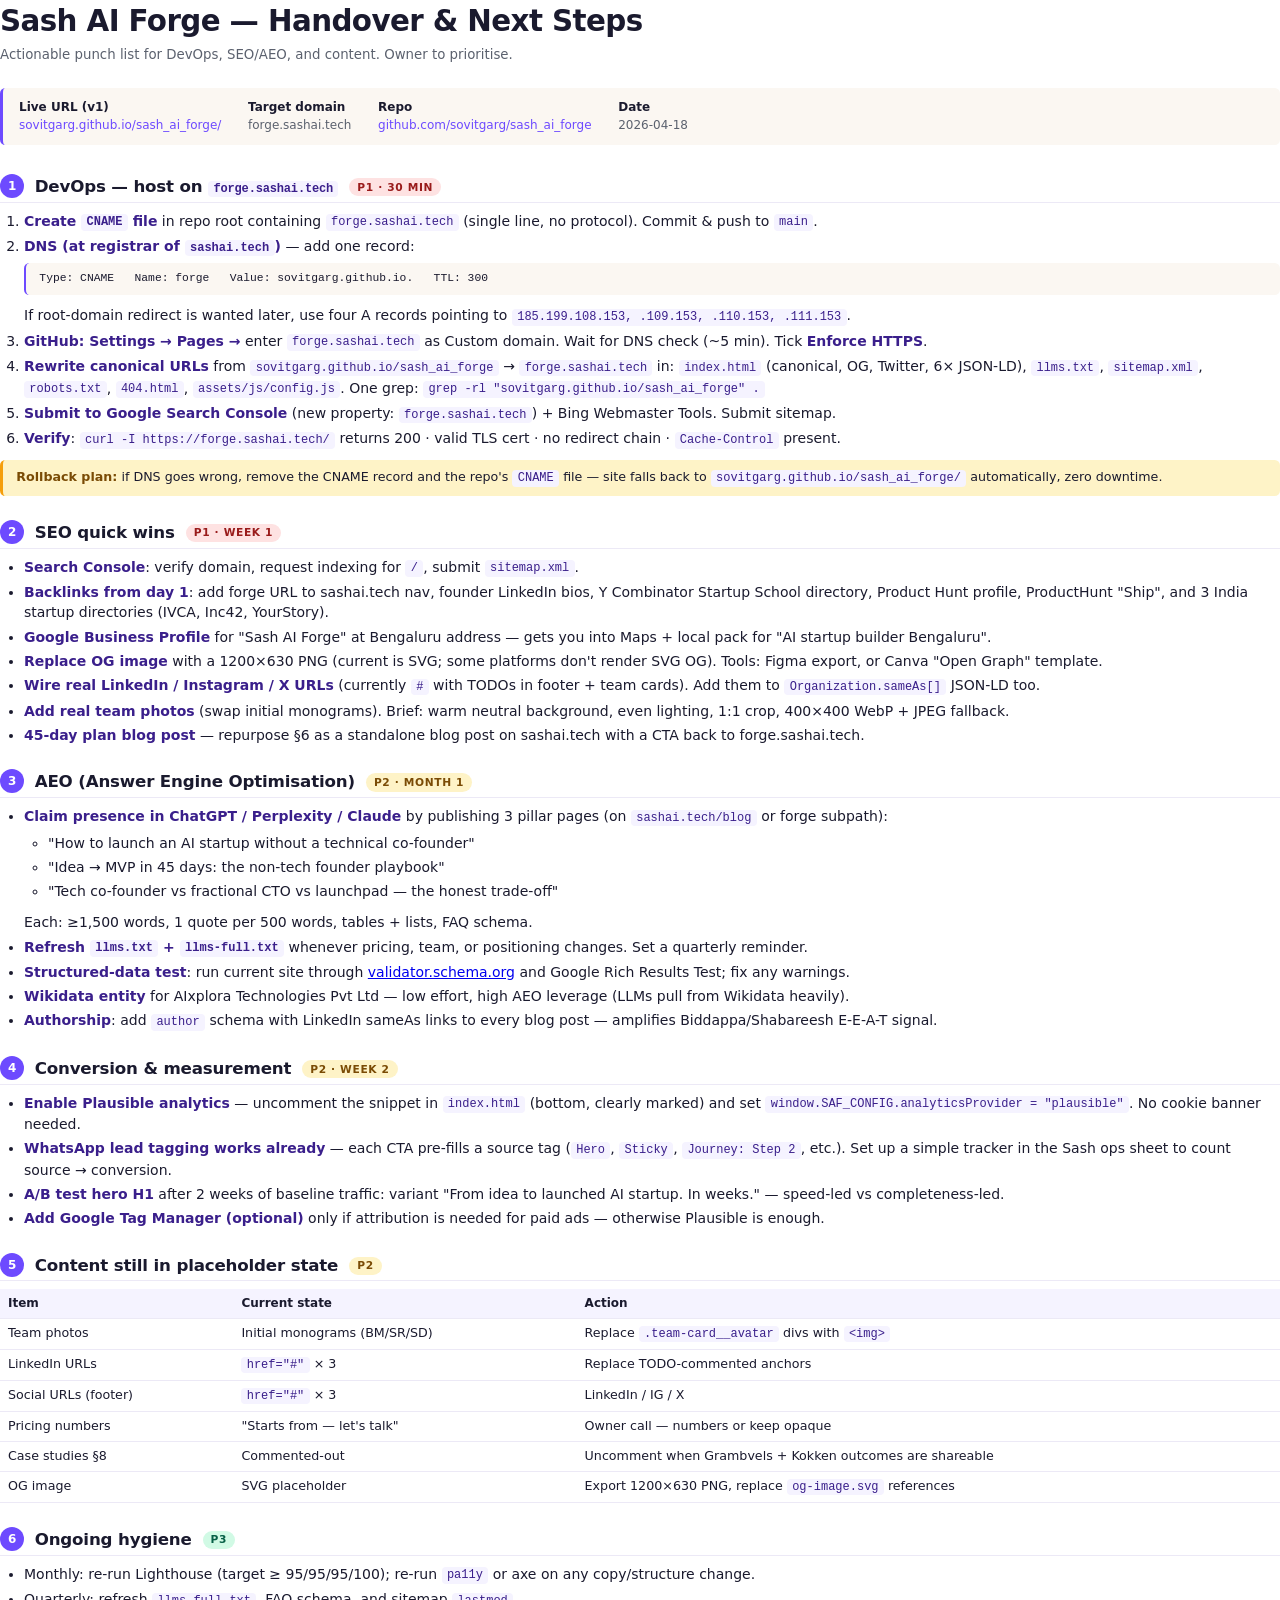
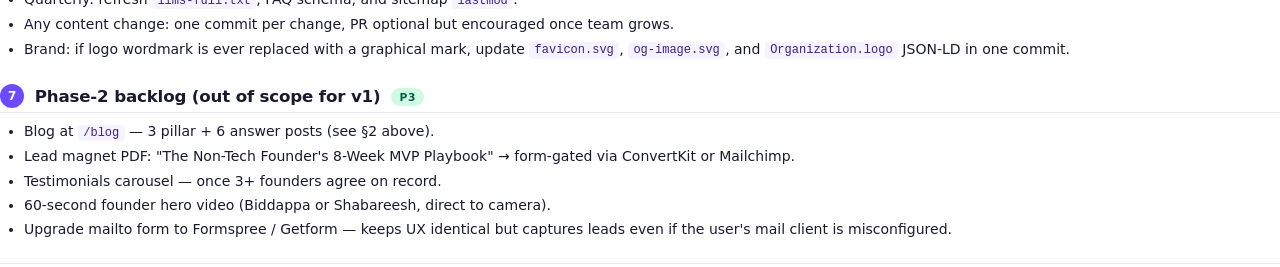
<file: docs/handover/next-steps.html>
<!DOCTYPE html>
<html lang="en">
<head>
<meta charset="UTF-8">
<title>Sash AI Forge — Next Steps Handover</title>
<style>
  @page { size: A4; margin: 18mm 16mm; }
  * { box-sizing: border-box; }
  body {
    font-family: -apple-system, 'Inter', system-ui, sans-serif;
    font-size: 10.5pt;
    line-height: 1.45;
    color: #1A1A2E;
    margin: 0;
  }
  h1 {
    font-size: 22pt;
    font-weight: 700;
    letter-spacing: -0.02em;
    margin: 0 0 2pt;
    color: #1A1A2E;
  }
  .sub {
    font-size: 10pt;
    color: #5B616E;
    margin: 0 0 18pt;
  }
  .meta {
    display: flex;
    flex-wrap: wrap;
    gap: 8pt 20pt;
    font-size: 9pt;
    color: #5B616E;
    padding: 8pt 12pt;
    background: #FBF7F2;
    border-left: 3px solid #6D4AFF;
    border-radius: 4pt;
    margin-bottom: 18pt;
  }
  .meta strong { color: #1A1A2E; font-weight: 600; }
  .meta a { color: #6D4AFF; text-decoration: none; font-weight: 500; }
  h2 {
    font-size: 12.5pt;
    font-weight: 700;
    margin: 14pt 0 6pt;
    padding: 4pt 0 2pt;
    color: #1A1A2E;
    letter-spacing: -0.01em;
    border-bottom: 1.5px solid #ECE9F6;
  }
  h2 .num {
    display: inline-block;
    width: 18pt; height: 18pt;
    background: #6D4AFF;
    color: #FFFFFF;
    font-size: 9pt;
    font-weight: 700;
    line-height: 18pt;
    text-align: center;
    border-radius: 999px;
    margin-right: 8pt;
    vertical-align: 1.5pt;
  }
  ol, ul { margin: 4pt 0 8pt; padding-left: 18pt; }
  li { margin-bottom: 3pt; }
  li strong { color: #3A1F8B; }
  code, kbd {
    font-family: 'JetBrains Mono', Menlo, monospace;
    font-size: 9pt;
    background: #F5F3FF;
    padding: 1pt 4pt;
    border-radius: 3pt;
    color: #3A1F8B;
  }
  pre {
    font-family: 'JetBrains Mono', Menlo, monospace;
    font-size: 8.5pt;
    background: #FBF7F2;
    padding: 6pt 10pt;
    border-radius: 4pt;
    border-left: 2px solid #6D4AFF;
    margin: 4pt 0 8pt;
    white-space: pre-wrap;
    color: #1A1A2E;
    line-height: 1.4;
  }
  table {
    width: 100%;
    border-collapse: collapse;
    font-size: 9.5pt;
    margin: 4pt 0 8pt;
  }
  th, td {
    text-align: left;
    padding: 4pt 6pt;
    border-bottom: 1px solid #ECE9F6;
    vertical-align: top;
  }
  th { background: #F5F3FF; color: #1A1A2E; font-weight: 600; font-size: 9pt; }
  .callout {
    background: #FEF3C7;
    border-left: 3px solid #F59E0B;
    padding: 6pt 10pt;
    border-radius: 4pt;
    font-size: 9.5pt;
    margin: 6pt 0;
  }
  .callout strong { color: #7A4B05; }
  .twocol { display: grid; grid-template-columns: 1fr 1fr; gap: 12pt; }
  .pill {
    display: inline-block;
    font-size: 8pt;
    font-weight: 600;
    letter-spacing: 0.06em;
    text-transform: uppercase;
    padding: 1pt 6pt;
    border-radius: 999px;
    margin-left: 4pt;
    vertical-align: 1pt;
  }
  .pill--p1 { background: #FEE2E2; color: #991B1B; }
  .pill--p2 { background: #FEF3C7; color: #7A4B05; }
  .pill--p3 { background: #D1FAE5; color: #065F46; }
  footer {
    margin-top: 18pt;
    padding-top: 8pt;
    border-top: 1px solid #ECE9F6;
    font-size: 8.5pt;
    color: #5B616E;
    text-align: center;
  }
</style>
</head>
<body>

<h1>Sash AI Forge — Handover &amp; Next Steps</h1>
<p class="sub">Actionable punch list for DevOps, SEO/AEO, and content. Owner to prioritise.</p>

<div class="meta">
  <div><strong>Live URL (v1)</strong><br><a href="https://sovitgarg.github.io/sash_ai_forge/">sovitgarg.github.io/sash_ai_forge/</a></div>
  <div><strong>Target domain</strong><br>forge.sashai.tech</div>
  <div><strong>Repo</strong><br><a href="https://github.com/sovitgarg/sash_ai_forge">github.com/sovitgarg/sash_ai_forge</a></div>
  <div><strong>Date</strong><br>2026-04-18</div>
</div>

<h2><span class="num">1</span>DevOps — host on <code>forge.sashai.tech</code> <span class="pill pill--p1">P1 · 30 min</span></h2>
<ol>
  <li><strong>Create <code>CNAME</code> file</strong> in repo root containing <code>forge.sashai.tech</code> (single line, no protocol). Commit &amp; push to <code>main</code>.</li>
  <li><strong>DNS (at registrar of <code>sashai.tech</code>)</strong> — add one record:
    <pre>Type: CNAME   Name: forge   Value: sovitgarg.github.io.   TTL: 300</pre>
    If root-domain redirect is wanted later, use four A records pointing to <code>185.199.108.153, .109.153, .110.153, .111.153</code>.</li>
  <li><strong>GitHub: Settings → Pages →</strong> enter <code>forge.sashai.tech</code> as Custom domain. Wait for DNS check (~5 min). Tick <strong>Enforce HTTPS</strong>.</li>
  <li><strong>Rewrite canonical URLs</strong> from <code>sovitgarg.github.io/sash_ai_forge</code> → <code>forge.sashai.tech</code> in: <code>index.html</code> (canonical, OG, Twitter, 6× JSON-LD), <code>llms.txt</code>, <code>sitemap.xml</code>, <code>robots.txt</code>, <code>404.html</code>, <code>assets/js/config.js</code>. One grep: <code>grep -rl "sovitgarg.github.io/sash_ai_forge" .</code></li>
  <li><strong>Submit to Google Search Console</strong> (new property: <code>forge.sashai.tech</code>) + Bing Webmaster Tools. Submit sitemap.</li>
  <li><strong>Verify</strong>: <code>curl -I https://forge.sashai.tech/</code> returns 200 · valid TLS cert · no redirect chain · <code>Cache-Control</code> present.</li>
</ol>

<div class="callout"><strong>Rollback plan:</strong> if DNS goes wrong, remove the CNAME record and the repo's <code>CNAME</code> file — site falls back to <code>sovitgarg.github.io/sash_ai_forge/</code> automatically, zero downtime.</div>

<h2><span class="num">2</span>SEO quick wins <span class="pill pill--p1">P1 · week 1</span></h2>
<ul>
  <li><strong>Search Console</strong>: verify domain, request indexing for <code>/</code>, submit <code>sitemap.xml</code>.</li>
  <li><strong>Backlinks from day 1</strong>: add forge URL to sashai.tech nav, founder LinkedIn bios, Y Combinator Startup School directory, Product Hunt profile, ProductHunt "Ship", and 3 India startup directories (IVCA, Inc42, YourStory).</li>
  <li><strong>Google Business Profile</strong> for "Sash AI Forge" at Bengaluru address — gets you into Maps + local pack for "AI startup builder Bengaluru".</li>
  <li><strong>Replace OG image</strong> with a 1200×630 PNG (current is SVG; some platforms don't render SVG OG). Tools: Figma export, or Canva "Open Graph" template.</li>
  <li><strong>Wire real LinkedIn / Instagram / X URLs</strong> (currently <code>#</code> with TODOs in footer + team cards). Add them to <code>Organization.sameAs[]</code> JSON-LD too.</li>
  <li><strong>Add real team photos</strong> (swap initial monograms). Brief: warm neutral background, even lighting, 1:1 crop, 400×400 WebP + JPEG fallback.</li>
  <li><strong>45-day plan blog post</strong> — repurpose §6 as a standalone blog post on sashai.tech with a CTA back to forge.sashai.tech.</li>
</ul>

<h2><span class="num">3</span>AEO (Answer Engine Optimisation) <span class="pill pill--p2">P2 · month 1</span></h2>
<ul>
  <li><strong>Claim presence in ChatGPT / Perplexity / Claude</strong> by publishing 3 pillar pages (on <code>sashai.tech/blog</code> or forge subpath):
    <ul>
      <li>"How to launch an AI startup without a technical co-founder"</li>
      <li>"Idea → MVP in 45 days: the non-tech founder playbook"</li>
      <li>"Tech co-founder vs fractional CTO vs launchpad — the honest trade-off"</li>
    </ul>
    Each: ≥1,500 words, 1 quote per 500 words, tables + lists, FAQ schema.
  </li>
  <li><strong>Refresh <code>llms.txt</code> + <code>llms-full.txt</code></strong> whenever pricing, team, or positioning changes. Set a quarterly reminder.</li>
  <li><strong>Structured-data test</strong>: run current site through <a href="https://validator.schema.org">validator.schema.org</a> and Google Rich Results Test; fix any warnings.</li>
  <li><strong>Wikidata entity</strong> for AIxplora Technologies Pvt Ltd — low effort, high AEO leverage (LLMs pull from Wikidata heavily).</li>
  <li><strong>Authorship</strong>: add <code>author</code> schema with LinkedIn sameAs links to every blog post — amplifies Biddappa/Shabareesh E-E-A-T signal.</li>
</ul>

<h2><span class="num">4</span>Conversion &amp; measurement <span class="pill pill--p2">P2 · week 2</span></h2>
<ul>
  <li><strong>Enable Plausible analytics</strong> — uncomment the snippet in <code>index.html</code> (bottom, clearly marked) and set <code>window.SAF_CONFIG.analyticsProvider = "plausible"</code>. No cookie banner needed.</li>
  <li><strong>WhatsApp lead tagging works already</strong> — each CTA pre-fills a source tag (<code>Hero</code>, <code>Sticky</code>, <code>Journey: Step 2</code>, etc.). Set up a simple tracker in the Sash ops sheet to count source → conversion.</li>
  <li><strong>A/B test hero H1</strong> after 2 weeks of baseline traffic: variant "From idea to launched AI startup. In weeks." — speed-led vs completeness-led.</li>
  <li><strong>Add Google Tag Manager (optional)</strong> only if attribution is needed for paid ads — otherwise Plausible is enough.</li>
</ul>

<h2><span class="num">5</span>Content still in placeholder state <span class="pill pill--p2">P2</span></h2>
<table>
  <thead><tr><th>Item</th><th>Current state</th><th>Action</th></tr></thead>
  <tbody>
    <tr><td>Team photos</td><td>Initial monograms (BM/SR/SD)</td><td>Replace <code>.team-card__avatar</code> divs with <code>&lt;img&gt;</code></td></tr>
    <tr><td>LinkedIn URLs</td><td><code>href="#"</code> × 3</td><td>Replace TODO-commented anchors</td></tr>
    <tr><td>Social URLs (footer)</td><td><code>href="#"</code> × 3</td><td>LinkedIn / IG / X</td></tr>
    <tr><td>Pricing numbers</td><td>"Starts from — let's talk"</td><td>Owner call — numbers or keep opaque</td></tr>
    <tr><td>Case studies §8</td><td>Commented-out</td><td>Uncomment when Grambvels + Kokken outcomes are shareable</td></tr>
    <tr><td>OG image</td><td>SVG placeholder</td><td>Export 1200×630 PNG, replace <code>og-image.svg</code> references</td></tr>
  </tbody>
</table>

<h2><span class="num">6</span>Ongoing hygiene <span class="pill pill--p3">P3</span></h2>
<ul>
  <li>Monthly: re-run Lighthouse (target ≥ 95/95/95/100); re-run <code>pa11y</code> or axe on any copy/structure change.</li>
  <li>Quarterly: refresh <code>llms-full.txt</code>, FAQ schema, and sitemap <code>lastmod</code>.</li>
  <li>Any content change: one commit per change, PR optional but encouraged once team grows.</li>
  <li>Brand: if logo wordmark is ever replaced with a graphical mark, update <code>favicon.svg</code>, <code>og-image.svg</code>, and <code>Organization.logo</code> JSON-LD in one commit.</li>
</ul>

<h2><span class="num">7</span>Phase-2 backlog (out of scope for v1) <span class="pill pill--p3">P3</span></h2>
<ul>
  <li>Blog at <code>/blog</code> — 3 pillar + 6 answer posts (see §2 above).</li>
  <li>Lead magnet PDF: "The Non-Tech Founder's 8-Week MVP Playbook" → form-gated via ConvertKit or Mailchimp.</li>
  <li>Testimonials carousel — once 3+ founders agree on record.</li>
  <li>60-second founder hero video (Biddappa or Shabareesh, direct to camera).</li>
  <li>Upgrade mailto form to Formspree / Getform — keeps UX identical but captures leads even if the user's mail client is misconfigured.</li>
</ul>

<footer>
  Handover for Sash AI Forge v1 · AIxplora Technologies Pvt Ltd · Bengaluru · info@sashai.tech
</footer>

</body>
</html>
</file>
<file: assets/css/variables.css>
:root {
  /* Surfaces (all light) */
  --bg-primary:      #FFFFFF;
  --bg-warm:         #FBF7F2;
  --bg-soft:         #F5F3FF;
  --bg-card:         #FFFFFF;

  /* Text */
  --text-primary:    #1A1A2E;
  --text-secondary:  #4B5563;
  --text-muted:      #5B616E;
  --text-on-accent:  #FFFFFF;

  /* Primary accent — violet */
  --accent-primary:  #6D4AFF;
  --accent-hover:    #5B3FE8;
  --accent-deep:     #3A1F8B;
  --accent-soft:     #EDE7FF;

  /* Supporting accent — warm amber */
  --accent-warm:     #F59E0B;
  --accent-warm-soft:#FEF3C7;

  /* Functional */
  --success:         #10B981;
  --border-subtle:   #ECE9F6;
  --border-strong:   #D9D4EC;

  /* Gradients */
  --gradient-hero:   linear-gradient(135deg, #FBF7F2 0%, #F5F3FF 60%, #EDE7FF 100%);
  --gradient-accent: linear-gradient(135deg, #6D4AFF 0%, #9B7BFF 100%);

  /* Shape */
  --radius-sm: 8px;
  --radius: 10px;
  --radius-lg: 16px;
  --radius-xl: 24px;

  /* Shadows */
  --shadow-card: 0 1px 2px rgba(26, 26, 46, 0.02), 0 2px 8px rgba(26, 26, 46, 0.03);
  --shadow-card-hover: 0 2px 4px rgba(26, 26, 46, 0.04), 0 8px 20px rgba(26, 26, 46, 0.06);
  --shadow-btn-primary: 0 4px 14px rgba(109, 74, 255, 0.25);
  --shadow-btn-primary-hover: 0 8px 24px rgba(109, 74, 255, 0.35);

  /* Spacing scale (8px base) */
  --space-1: 4px;
  --space-2: 8px;
  --space-3: 12px;
  --space-4: 16px;
  --space-5: 20px;
  --space-6: 24px;
  --space-8: 32px;
  --space-10: 40px;
  --space-12: 48px;
  --space-16: 64px;
  --space-20: 80px;
  --space-24: 96px;

  /* Layout */
  --content-max: 1200px;
  --content-narrow: 880px;
  --gutter: 24px;
  --gutter-lg: 48px;

  /* Type scale — fluid with clamp */
  --fs-eyebrow: 12px;
  --fs-body: 17px;
  --fs-body-sm: 15px;
  --fs-h1: clamp(2.25rem, 5vw + 0.5rem, 3.75rem);
  --fs-h2: clamp(1.75rem, 3vw + 0.5rem, 2.5rem);
  --fs-h3: clamp(1.25rem, 1.5vw + 0.5rem, 1.5rem);

  /* Motion */
  --ease: cubic-bezier(0.4, 0.2, 0.2, 1);
  --dur-fast: 140ms;
  --dur: 240ms;
}

@media (max-width: 640px) {
  :root {
    --fs-body: 16px;
    --gutter: 20px;
  }
}
</file>
<file: assets/css/layout.css>
body {
  font-family: 'Inter', system-ui, -apple-system, 'Segoe UI', Roboto, sans-serif;
  font-size: var(--fs-body);
  line-height: 1.6;
  color: var(--text-secondary);
  background: var(--bg-primary);
  hyphens: none;
  -webkit-hyphens: none;
  overflow-wrap: normal;
  word-break: normal;
  text-wrap: pretty;
}

h1, h2, h3, h4, h5, h6, p {
  hyphens: none;
  -webkit-hyphens: none;
}

h1, h2, h3, h4, h5, h6 {
  color: var(--text-primary);
  font-weight: 700;
  line-height: 1.2;
  letter-spacing: -0.02em;
}

h1 { font-size: var(--fs-h1); font-weight: 700; letter-spacing: -0.03em; }
h2 { font-size: var(--fs-h2); font-weight: 700; }
h3 { font-size: var(--fs-h3); font-weight: 600; letter-spacing: -0.01em; }

p { color: var(--text-secondary); }

a { color: var(--accent-primary); transition: color var(--dur-fast) var(--ease); }
a:hover { color: var(--accent-hover); }

strong { color: var(--text-primary); font-weight: 600; }

.container {
  max-width: var(--content-max);
  margin-inline: auto;
  padding-inline: var(--gutter);
}

.container-narrow {
  max-width: var(--content-narrow);
  margin-inline: auto;
  padding-inline: var(--gutter);
}

.section {
  padding-block: var(--space-20);
}

.section--warm { background: var(--bg-warm); }
.section--soft { background: var(--bg-soft); }

@media (max-width: 768px) {
  .section { padding-block: var(--space-12); }
}

.eyebrow {
  display: inline-block;
  font-size: var(--fs-eyebrow);
  font-weight: 600;
  text-transform: uppercase;
  letter-spacing: 0.1em;
  color: var(--text-muted);
  margin-bottom: var(--space-3);
}

.section-header {
  max-width: 960px;
  margin-bottom: var(--space-12);
}

.section-header h2 + p {
  margin-top: var(--space-4);
  font-size: 1.0625rem;
}

/* Older-browser fallback — plain :focus. Newer browsers hit :focus-visible. */
:focus {
  outline: 2px solid var(--accent-primary);
  outline-offset: 2px;
}
:focus:not(:focus-visible) {
  outline: none;
}
:focus-visible {
  outline: 2px solid var(--accent-primary);
  outline-offset: 2px;
  border-radius: var(--radius-sm);
}

.skip-link {
  position: absolute;
  top: -40px;
  left: var(--space-4);
  background: var(--accent-primary);
  color: var(--text-on-accent);
  padding: var(--space-2) var(--space-4);
  border-radius: var(--radius-sm);
  z-index: 100;
  transition: top var(--dur-fast) var(--ease);
}
.skip-link:focus { top: var(--space-4); color: var(--text-on-accent); }

.sr-only {
  position: absolute;
  width: 1px; height: 1px;
  padding: 0; margin: -1px;
  overflow: hidden; clip: rect(0, 0, 0, 0);
  white-space: nowrap; border: 0;
}

/* Reveal-on-scroll (opt-in via .reveal class) */
.reveal {
  opacity: 0;
  transform: translateY(12px);
  transition: opacity 480ms var(--ease), transform 480ms var(--ease);
  will-change: opacity, transform;
}
.reveal.is-visible {
  opacity: 1;
  transform: translateY(0);
}
</file>
<file: assets/css/components.css>
/* Buttons */
.btn {
  display: inline-flex;
  align-items: center;
  justify-content: center;
  gap: var(--space-2);
  padding: 14px 28px;
  border-radius: var(--radius);
  font-weight: 600;
  font-size: 1rem;
  line-height: 1.2;
  transition: transform var(--dur-fast) var(--ease),
              box-shadow var(--dur-fast) var(--ease),
              background var(--dur-fast) var(--ease),
              border-color var(--dur-fast) var(--ease),
              color var(--dur-fast) var(--ease);
  white-space: nowrap;
  text-align: center;
  border: 1.5px solid transparent;
}

.btn--primary {
  background: var(--accent-primary);
  color: var(--text-on-accent);
  box-shadow: var(--shadow-btn-primary);
}
.btn--primary:hover,
.btn--primary:focus-visible {
  background: var(--accent-hover);
  color: var(--text-on-accent);
  transform: translateY(-1px);
  box-shadow: var(--shadow-btn-primary-hover);
}

.btn--secondary {
  background: transparent;
  color: var(--text-primary);
  border-color: var(--border-strong);
}
.btn--secondary:hover,
.btn--secondary:focus-visible {
  border-color: var(--accent-primary);
  color: var(--accent-primary);
  background: var(--accent-soft);
}

.btn--warm {
  background: var(--accent-warm);
  color: var(--text-primary);
  box-shadow: 0 4px 14px rgba(245, 158, 11, 0.28);
}
.btn--warm:hover,
.btn--warm:focus-visible {
  background: #E08E08;
  color: var(--text-primary);
  transform: translateY(-1px);
  box-shadow: 0 8px 24px rgba(245, 158, 11, 0.38);
}

.btn--lg {
  padding: 18px 32px;
  font-size: 1.0625rem;
}

.btn--block {
  width: 100%;
}

.btn .icon {
  width: 18px;
  height: 18px;
  stroke-width: 2;
}

/* Card base — flat, restrained, ThriveHigh-style */
.card {
  background: var(--bg-card);
  border: 1px solid var(--border-subtle);
  border-radius: var(--radius);
  padding: var(--space-5);
  box-shadow: none;
  transition: border-color var(--dur) var(--ease), background var(--dur) var(--ease);
}

.card:hover {
  border-color: var(--border-strong);
  background: var(--bg-card);
}

/* Badges */
.badge {
  display: inline-flex;
  align-items: center;
  gap: var(--space-2);
  padding: 4px 10px;
  border-radius: 999px;
  font-size: 0.75rem;
  font-weight: 600;
  letter-spacing: 0.04em;
  background: var(--accent-soft);
  color: var(--accent-deep);
}

.badge--warm {
  background: var(--accent-warm-soft);
  color: #7A4B05;
}

/* Inline icon button link */
.icon-btn {
  display: inline-flex;
  align-items: center;
  justify-content: center;
  width: 40px;
  height: 40px;
  border-radius: var(--radius);
  color: var(--text-muted);
  transition: color var(--dur-fast) var(--ease), background var(--dur-fast) var(--ease);
}
.icon-btn:hover { color: var(--accent-primary); background: var(--accent-soft); }

/* Accent text */
.text-accent { color: var(--accent-primary); }
.text-warm { color: var(--accent-warm); }

/* Divider */
.hr {
  border: 0;
  height: 1px;
  background: var(--border-subtle);
  margin-block: var(--space-8);
}
</file>
<file: assets/css/sections.css>
/* ============================================================
 * Shared section-level primitives. Per-section styles below.
 * ============================================================ */

.grid {
  display: grid;
  gap: var(--space-6);
}

@media (min-width: 720px) {
  .grid--2 { grid-template-columns: repeat(2, 1fr); }
  .grid--3 { grid-template-columns: repeat(3, 1fr); }
  .grid--4 { grid-template-columns: repeat(4, 1fr); }
}

.row {
  display: flex;
  flex-wrap: wrap;
  gap: var(--space-4);
}

.stack > * + * {
  margin-top: var(--space-4);
}
.stack-lg > * + * {
  margin-top: var(--space-6);
}

/* Lead paragraph below H2 */
.lead {
  font-size: 1.0625rem;
  color: var(--text-secondary);
  max-width: 80ch;
}

/* Check / cross markers for comparison */
.mark-yes { color: var(--success); font-weight: 600; }
.mark-no  { color: #6B7280; }

/* Icon tile */
.icon-tile {
  width: 40px;
  height: 40px;
  display: inline-flex;
  align-items: center;
  justify-content: center;
  border-radius: var(--radius);
  background: var(--accent-soft);
  color: var(--accent-primary);
}
.icon-tile svg { width: 22px; height: 22px; stroke-width: 1.75; }

.icon-tile--warm {
  background: var(--accent-warm-soft);
  color: #B45309;
}

/* =========================================================
   Site header
   ========================================================= */
.site-header {
  position: sticky;
  top: 0;
  z-index: 50;
  background: rgba(251, 247, 242, 0.85);
  backdrop-filter: saturate(140%) blur(10px);
  -webkit-backdrop-filter: saturate(140%) blur(10px);
  border-bottom: 1px solid transparent;
  transition: background var(--dur) var(--ease),
              border-color var(--dur) var(--ease),
              box-shadow var(--dur) var(--ease);
}

.site-header[data-scrolled="true"] {
  background: rgba(255, 255, 255, 0.92);
  border-bottom-color: var(--border-subtle);
  box-shadow: 0 1px 0 rgba(26, 26, 46, 0.03),
              0 8px 24px rgba(26, 26, 46, 0.04);
}

.site-header__inner {
  display: flex;
  align-items: center;
  justify-content: space-between;
  gap: var(--space-6);
  padding-top: var(--space-4);
  padding-bottom: var(--space-4);
}

.site-header__logo {
  font-size: 1.125rem;
  font-weight: 500;
  letter-spacing: -0.01em;
  color: var(--text-primary);
  text-decoration: none;
  white-space: nowrap;
}

.site-header__logo strong {
  font-weight: 700;
  color: var(--accent-primary);
}

.site-header__logo:hover,
.site-header__logo:focus-visible {
  color: var(--accent-primary);
}

.site-nav {
  display: none;
  align-items: center;
  gap: var(--space-8);
}

.site-nav__list {
  display: flex;
  align-items: center;
  gap: var(--space-6);
  list-style: none;
  margin: 0;
  padding: 0;
}

.site-nav__link {
  font-size: 0.9375rem;
  font-weight: 500;
  color: var(--text-secondary);
  text-decoration: none;
  padding: var(--space-2) 0;
  transition: color var(--dur-fast) var(--ease);
}

.site-nav__link:hover,
.site-nav__link:focus-visible {
  color: var(--accent-primary);
}

.site-header__cta {
  padding: 10px 18px;
  font-size: 0.9375rem;
}

/* Burger */
.site-header__burger {
  display: inline-flex;
  flex-direction: column;
  justify-content: center;
  align-items: center;
  gap: 5px;
  width: 44px;
  height: 44px;
  padding: 0;
  background: transparent;
  border: 1px solid var(--border-subtle);
  border-radius: var(--radius-sm);
  cursor: pointer;
  transition: border-color var(--dur-fast) var(--ease),
              background var(--dur-fast) var(--ease);
}

.site-header__burger:hover,
.site-header__burger:focus-visible {
  border-color: var(--accent-primary);
  background: var(--accent-soft);
}

.site-header__burger-bar {
  display: block;
  width: 18px;
  height: 2px;
  background: var(--text-primary);
  border-radius: 2px;
  transition: transform var(--dur) var(--ease),
              opacity var(--dur) var(--ease);
}

.site-header__burger[aria-expanded="true"] .site-header__burger-bar:nth-child(1) {
  transform: translateY(7px) rotate(45deg);
}
.site-header__burger[aria-expanded="true"] .site-header__burger-bar:nth-child(2) {
  opacity: 0;
}
.site-header__burger[aria-expanded="true"] .site-header__burger-bar:nth-child(3) {
  transform: translateY(-7px) rotate(-45deg);
}

/* Mobile nav */
.mobile-nav {
  position: absolute;
  left: 0;
  right: 0;
  top: 100%;
  background: var(--bg-primary);
  border-bottom: 1px solid var(--border-subtle);
  box-shadow: 0 16px 32px rgba(26, 26, 46, 0.08);
  padding: var(--space-4) var(--gutter) var(--space-6);
  transform: translateY(-12px);
  opacity: 0;
  visibility: hidden;
  transition: transform var(--dur) var(--ease),
              opacity var(--dur) var(--ease),
              visibility 0s linear var(--dur);
}

.mobile-nav[data-open="true"] {
  transform: translateY(0);
  opacity: 1;
  visibility: visible;
  transition: transform var(--dur) var(--ease),
              opacity var(--dur) var(--ease),
              visibility 0s linear 0s;
}

.mobile-nav__list {
  list-style: none;
  margin: 0 0 var(--space-4);
  padding: 0;
  display: flex;
  flex-direction: column;
}

.mobile-nav__link {
  display: block;
  padding: var(--space-4) 0;
  font-size: 1.0625rem;
  font-weight: 500;
  color: var(--text-primary);
  text-decoration: none;
  border-bottom: 1px solid var(--border-subtle);
  transition: color var(--dur-fast) var(--ease);
}

.mobile-nav__link:hover,
.mobile-nav__link:focus-visible {
  color: var(--accent-primary);
}

.mobile-nav__cta {
  margin-top: var(--space-2);
}

@media (min-width: 900px) {
  .site-nav { display: flex; }
  .site-header__burger { display: none; }
  .mobile-nav { display: none; }
}

/* =========================================================
   Hero — ThriveHigh-style full-bleed photo + left text overlay
   ========================================================= */
.hero {
  position: relative;
  min-height: 560px;
  overflow: hidden;
  isolation: isolate;
  background: var(--bg-warm);
}

.hero__bg {
  position: absolute;
  inset: 0;
  z-index: 0;
}
.hero__bg img {
  width: 100%;
  height: 100%;
  object-fit: cover;
  object-position: right center;
  display: block;
}

/* Ivory gradient mask — fades from opaque on the left to transparent
 * ~60% across so left-side text sits on a readable surface. Mirrors
 * ThriveHigh's approach. */
.hero__mask {
  position: absolute;
  inset: 0;
  z-index: 1;
  background: linear-gradient(
    to right,
    var(--bg-warm) 0%,
    var(--bg-warm) 25%,
    rgba(251, 247, 242, 0.85) 45%,
    rgba(251, 247, 242, 0.35) 65%,
    rgba(251, 247, 242, 0) 85%
  );
  pointer-events: none;
}

.hero__inner {
  position: relative;
  z-index: 2;
  display: flex;
  align-items: center;
  min-height: 560px;
  padding-block: var(--space-12);
}

.hero__content {
  max-width: 560px;
}

.hero__title {
  font-size: clamp(2rem, 4.5vw + 0.5rem, 3.5rem);
  font-weight: 700;
  line-height: 1.08;
  letter-spacing: -0.025em;
  color: var(--text-primary);
  margin: 0 0 var(--space-5);
}
.hero__title-accent {
  color: var(--accent-primary);
  font-weight: 700;
}

.hero__tagline {
  font-size: clamp(1.125rem, 0.6vw + 1rem, 1.375rem);
  font-weight: 500;
  line-height: 1.4;
  color: var(--text-primary);
  margin: 0 0 var(--space-4);
  letter-spacing: -0.01em;
}

.hero__subhead {
  font-size: 0.9375rem;
  line-height: 1.6;
  color: var(--text-secondary);
  margin: 0 0 var(--space-6);
  max-width: 52ch;
  display: flex;
  flex-direction: column;
  gap: var(--space-2);
}
.hero__subhead-line {
  display: block;
}

.hero__ctas {
  display: flex;
  flex-wrap: wrap;
  gap: var(--space-3);
}
.hero__ctas .btn {
  padding: 10px 20px;
  font-size: 0.9375rem;
}

@media (max-width: 860px) {
  .hero {
    min-height: auto;
  }
  .hero__bg img {
    object-position: center top;
  }
  .hero__mask {
    background: linear-gradient(
      to bottom,
      rgba(251, 247, 242, 0) 0%,
      rgba(251, 247, 242, 0.3) 45%,
      var(--bg-warm) 70%,
      var(--bg-warm) 100%
    );
  }
  .hero__inner {
    min-height: 680px;
    align-items: flex-end;
    padding-bottom: var(--space-10);
    padding-top: var(--space-16);
  }
  .hero__content {
    max-width: 100%;
    text-align: left;
  }
}

/* ============================================================
 * §1.5 The Reality — problem-agitation
 * ============================================================ */
.reality-grid {
  list-style: none;
  padding: 0;
  margin: 0;
  display: grid;
  gap: var(--space-5);
}
@media (min-width: 720px) {
  .reality-grid { grid-template-columns: repeat(2, 1fr); }
}
@media (min-width: 1040px) {
  .reality-grid { grid-template-columns: repeat(4, 1fr); }
}

.reality-tile {
  display: flex;
  flex-direction: column;
  gap: var(--space-3);
  padding: var(--space-6);
}

.reality-tile__title {
  margin: 0;
  font-size: 1.0625rem;
  font-weight: 600;
  color: var(--text-primary);
  letter-spacing: -0.01em;
  line-height: 1.3;
}

.reality-tile p {
  margin: 0;
  color: var(--text-secondary);
  font-size: var(--fs-body-sm);
  line-height: 1.55;
}

.reality-footnote {
  margin-top: var(--space-10);
  text-align: center;
  color: var(--text-primary);
  font-size: 1.0625rem;
  max-width: 80ch;
  margin-inline: auto;
  line-height: 1.6;
}
.reality-footnote strong {
  color: var(--accent-primary);
  font-weight: 700;
}
.reality-footnote__highlight {
  display: inline-block;
  margin-top: var(--space-3);
  padding: 8px 18px;
  background: var(--accent-warm-soft);
  color: #7A4B05;
  font-weight: 600;
  border-radius: var(--radius);
  letter-spacing: -0.005em;
}

/* ============================================================
 * §2 Journey — icon-led cards (confident, calm)
 * ============================================================ */
.journey-list {
  list-style: none;
  padding: 0;
  margin: 0;
  display: grid;
  gap: var(--space-5);
}

@media (min-width: 720px) {
  .journey-list { grid-template-columns: repeat(2, 1fr); }
}
@media (min-width: 1040px) {
  .journey-list { grid-template-columns: repeat(4, 1fr); gap: var(--space-5); }
}

.journey-card {
  display: flex;
  flex-direction: column;
  gap: var(--space-3);
  padding: var(--space-6);
}

.journey-card__icon {
  width: 44px;
  height: 44px;
  display: inline-flex;
  align-items: center;
  justify-content: center;
  border-radius: var(--radius);
  background: var(--accent-soft);
  color: var(--accent-primary);
}
.journey-card__icon svg { width: 22px; height: 22px; }

.journey-card:nth-child(4) .journey-card__icon {
  background: var(--accent-warm-soft);
  color: #B45309;
}

.journey-card__title {
  font-size: 1.0625rem;
  font-weight: 600;
  letter-spacing: -0.01em;
  color: var(--text-primary);
  margin: 0;
  line-height: 1.3;
}

.journey-card p {
  color: var(--text-secondary);
  margin: 0;
  font-size: var(--fs-body-sm);
  line-height: 1.55;
}

.journey-cta {
  margin-top: var(--space-8);
  text-align: center;
}

.journey-afterword {
  margin-top: var(--space-10);
  text-align: center;
  color: var(--text-muted);
  font-size: var(--fs-body-sm);
  max-width: 92ch;
  margin-inline: auto;
  line-height: 1.6;
}

/* ============================================================
 * Values grid (partnership + runway merged)
 * ============================================================ */
.values-grid {
  list-style: none;
  padding: 0;
  margin: 0;
  display: grid;
  gap: var(--space-5);
}
@media (min-width: 720px) {
  .values-grid { grid-template-columns: repeat(2, 1fr); }
}
@media (min-width: 1040px) {
  .values-grid { grid-template-columns: repeat(3, 1fr); }
}

.value-card {
  display: flex;
  flex-direction: column;
  gap: var(--space-3);
  padding: var(--space-6);
}

.value-card h3 {
  font-size: 1.0625rem;
  font-weight: 600;
  color: var(--text-primary);
  margin: 0;
  letter-spacing: -0.01em;
}

.value-card p {
  margin: 0;
  color: var(--text-secondary);
  font-size: var(--fs-body-sm);
  line-height: 1.55;
}

/* ============================================================
 * §3 Complete package
 * ============================================================ */
.package-grid {
  list-style: none;
  padding: 0;
  margin: 0;
}

.package-tile {
  display: flex;
  flex-direction: column;
  gap: var(--space-3);
}

.package-tile__title {
  margin: 0;
  font-size: var(--fs-h3);
  color: var(--text-primary);
  line-height: 1.25;
}

.package-tile p {
  margin: 0;
  color: var(--text-secondary);
}

/* ============================================================
 * §3.5 Partnership (owner amendment — co-founder framing
 *      + predictable-budget assurance)
 * ============================================================ */
.partnership__inner {
  display: grid;
  gap: var(--space-12);
}

.partnership__lede h2 {
  font-size: var(--fs-h2);
  letter-spacing: -0.02em;
  margin: 0 0 var(--space-4);
}

.partnership__points {
  list-style: none;
  padding: 0;
  margin: 0;
  display: grid;
  gap: var(--space-6);
}

@media (min-width: 720px) {
  .partnership__points {
    grid-template-columns: repeat(3, 1fr);
    gap: var(--space-5);
  }
}

@media (min-width: 1040px) {
  .partnership__inner {
    grid-template-columns: 0.9fr 1.1fr;
    gap: var(--space-16);
    align-items: start;
  }
}

.partnership__point {
  background: var(--bg-card);
  border: 1px solid var(--border-subtle);
  border-radius: var(--radius-lg);
  padding: var(--space-6);
  display: flex;
  flex-direction: column;
  gap: var(--space-3);
  box-shadow: var(--shadow-card);
  transition: transform var(--dur) var(--ease), box-shadow var(--dur) var(--ease), border-color var(--dur) var(--ease);
}

.partnership__point:hover {
  transform: translateY(-2px);
  box-shadow: var(--shadow-card-hover);
  border-color: var(--border-strong);
}

.partnership__point h3 {
  margin: 0;
  font-size: 1.0625rem;
  font-weight: 600;
  color: var(--text-primary);
  line-height: 1.3;
}

.partnership__point p {
  margin: 0;
  color: var(--text-secondary);
  font-size: var(--fs-body-sm);
  line-height: 1.55;
}

/* ============================================================
 * §4 Founder runway
 * ============================================================ */
.runway-row {
  list-style: none;
  padding: 0;
  margin: 0;
  display: grid;
  gap: var(--space-8);
}

@media (min-width: 720px) {
  .runway-row {
    grid-template-columns: repeat(3, 1fr);
    gap: var(--space-10);
  }
}

.runway-point {
  display: flex;
  flex-direction: column;
  gap: var(--space-3);
}

.runway-point__lead {
  margin: 0;
  font-size: 1.0625rem;
  color: var(--text-primary);
  line-height: 1.4;
}

.runway-point p {
  margin: 0;
  color: var(--text-secondary);
}

.runway-point p:last-of-type {
  line-height: 1.6;
}

.runway-footnote {
  margin-top: var(--space-12);
  text-align: center;
  color: var(--text-muted);
  max-width: 80ch;
  margin-inline: auto;
}

/* ============================================================
 * §5 Comparison table
 * ============================================================ */
.table-wrap {
  overflow-x: auto;
  -webkit-overflow-scrolling: touch;
  border-radius: var(--radius-lg);
  border: 1px solid var(--border-subtle);
  background: var(--bg-card);
  box-shadow: var(--shadow-card);
}

.compare-table {
  width: 100%;
  min-width: 640px;
  border-collapse: collapse;
  font-size: var(--fs-body-sm);
}

.compare-table thead th {
  text-align: left;
  padding: var(--space-5) var(--space-5);
  font-weight: 600;
  color: var(--text-primary);
  background: var(--bg-soft);
  border-bottom: 1px solid var(--border-strong);
  vertical-align: bottom;
}

.compare-table tbody th {
  text-align: left;
  padding: var(--space-5);
  font-weight: 600;
  color: var(--text-primary);
  background: var(--bg-warm);
  border-bottom: 1px solid var(--border-subtle);
  vertical-align: top;
  white-space: nowrap;
}

.compare-table td {
  padding: var(--space-5);
  color: var(--text-secondary);
  border-bottom: 1px solid var(--border-subtle);
  vertical-align: top;
}

.compare-table tbody tr:last-child th,
.compare-table tbody tr:last-child td {
  border-bottom: 0;
}

.compare-table__sash {
  background: var(--accent-soft);
  color: var(--text-primary);
  border-left: 2px solid var(--accent-primary);
  border-right: 2px solid var(--accent-primary);
}

.compare-table thead th.compare-table__sash {
  background: var(--gradient-accent);
  color: var(--text-on-accent);
  border-top: 2px solid var(--accent-primary);
}

.compare-table tbody tr:last-child td.compare-table__sash {
  border-bottom: 2px solid var(--accent-primary);
}

.compare-table tbody td.compare-table__sash strong {
  color: var(--accent-deep);
}

.compare-footnote {
  margin-top: var(--space-10);
  text-align: center;
  color: var(--text-muted);
  max-width: 90ch;
  margin-inline: auto;
}

@media (max-width: 719px) {
  .compare-table {
    font-size: 0.875rem;
  }
  .compare-table thead th,
  .compare-table tbody th,
  .compare-table td {
    padding: var(--space-4);
  }
}

/* ============================================================
 * §6 45-day plan (timeline)
 * ============================================================ */
.plan-timeline {
  list-style: none;
  margin: 0;
  padding: 0;
  display: grid;
  gap: var(--space-6);
  position: relative;
}

.plan-step {
  position: relative;
  display: flex;
  gap: var(--space-4);
  padding: var(--space-5);
  background: var(--bg-card);
  border: 1px solid var(--border-subtle);
  border-radius: var(--radius-lg);
  box-shadow: var(--shadow-card);
  align-items: flex-start;
}

.plan-step__num {
  flex: 0 0 auto;
  width: 44px;
  height: 44px;
  display: inline-flex;
  align-items: center;
  justify-content: center;
  border-radius: 999px;
  background: var(--accent-warm);
  color: #3A2400;
  font-weight: 700;
  font-size: 1.125rem;
  box-shadow: 0 4px 12px rgba(245, 158, 11, 0.25);
}

.plan-step__body {
  flex: 1 1 auto;
  min-width: 0;
}

.plan-step__when {
  margin: 0 0 var(--space-2);
  font-weight: 600;
  color: var(--text-primary);
  font-size: 1.0625rem;
  letter-spacing: -0.01em;
}

.plan-step__bullets {
  list-style: none;
  margin: 0;
  padding: 0;
  color: var(--text-secondary);
  display: flex;
  flex-wrap: wrap;
  gap: 6px var(--space-3);
  font-size: var(--fs-body-sm);
}

.plan-step__bullets li {
  display: inline-flex;
  align-items: center;
}

.plan-step__bullets li + li::before {
  content: "";
  display: inline-block;
  width: 4px;
  height: 4px;
  border-radius: 50%;
  background: var(--border-strong);
  margin-right: var(--space-3);
  margin-left: calc(-1 * var(--space-3));
}

@media (min-width: 960px) {
  .plan-timeline {
    grid-template-columns: repeat(5, 1fr);
    gap: var(--space-4);
    padding-top: var(--space-8);
  }
  .plan-timeline::before {
    content: "";
    position: absolute;
    top: calc(var(--space-8) + 22px);
    left: 10%;
    right: 10%;
    height: 2px;
    background: linear-gradient(90deg, var(--accent-warm-soft) 0%, var(--accent-soft) 100%);
    border-radius: 2px;
    z-index: 0;
  }
  .plan-step {
    flex-direction: column;
    align-items: flex-start;
    background: var(--bg-card);
    padding: var(--space-5) var(--space-4);
    z-index: 1;
  }
  .plan-step__num {
    margin-bottom: var(--space-3);
  }
  .plan-step__bullets {
    flex-direction: column;
    gap: var(--space-2);
  }
  .plan-step__bullets li + li::before {
    display: none;
  }
  .plan-step__bullets li::before {
    content: "";
    display: inline-block;
    width: 4px;
    height: 4px;
    border-radius: 50%;
    background: var(--accent-warm);
    margin-right: var(--space-2);
  }
}

@media (max-width: 959px) {
  .plan-timeline::before {
    content: "";
    position: absolute;
    top: var(--space-5);
    bottom: var(--space-5);
    left: calc(var(--space-5) + 22px);
    width: 2px;
    background: var(--accent-warm-soft);
    border-radius: 2px;
    z-index: 0;
  }
  .plan-step {
    z-index: 1;
  }
}

/* ============================================================
 * §7 Team
 * ============================================================ */
.team-card {
  display: flex;
  flex-direction: column;
  align-items: flex-start;
  gap: var(--space-3);
  text-align: left;
}

.team-card__avatar {
  width: 80px;
  height: 80px;
  border-radius: 50%;
  background: var(--accent-soft);
  color: var(--accent-primary);
  display: inline-flex;
  align-items: center;
  justify-content: center;
  font-weight: 600;
  font-size: 1.75rem;
  letter-spacing: 0.02em;
}

.team-card__name {
  margin: var(--space-2) 0 0;
  font-size: 1.25rem;
  font-weight: 600;
  letter-spacing: -0.01em;
  color: var(--text-primary);
}

.team-card__role {
  margin: 0;
  color: var(--text-muted);
  font-size: var(--fs-body-sm);
}

.team-card__quote {
  margin: var(--space-2) 0 0;
  font-style: italic;
  color: var(--text-secondary);
  line-height: 1.55;
}

.team-card__linkedin {
  margin-top: auto;
  display: inline-flex;
  align-items: center;
  gap: var(--space-2);
  color: var(--text-muted);
  font-size: var(--fs-body-sm);
  font-weight: 500;
  padding-top: var(--space-3);
  transition: color var(--dur-fast) var(--ease);
}
.team-card__linkedin:hover,
.team-card__linkedin:focus-visible {
  color: var(--accent-primary);
}
.team-card__linkedin .icon {
  width: 18px;
  height: 18px;
}

/* ============================================================
 * §9 Pricing
 * ============================================================ */
.pricing-card {
  display: flex;
  flex-direction: column;
  gap: var(--space-3);
}

.pricing-card__title {
  margin: 0;
  font-size: 1.25rem;
  font-weight: 600;
  color: var(--text-primary);
  letter-spacing: -0.01em;
}

.pricing-card__price {
  margin: 0;
  font-size: 1.0625rem;
  font-weight: 600;
  color: var(--accent-primary);
}

.pricing-card__desc {
  margin: 0;
  color: var(--text-secondary);
  font-size: var(--fs-body-sm);
  line-height: 1.6;
  flex: 1 1 auto;
  hyphens: none;
  -webkit-hyphens: none;
  overflow-wrap: normal;
  word-break: keep-all;
}

.pricing-card__bullets {
  list-style: none;
  padding: 0;
  margin: var(--space-2) 0 var(--space-2);
  display: grid;
  gap: 6px;
  flex: 1 1 auto;
}
.pricing-card__bullets li {
  position: relative;
  padding-left: 22px;
  color: var(--text-secondary);
  font-size: 0.9375rem;
  line-height: 1.45;
}
.pricing-card__bullets li::before {
  content: "";
  position: absolute;
  left: 2px;
  top: 0.5em;
  width: 14px;
  height: 10px;
  border-left: 2px solid var(--accent-primary);
  border-bottom: 2px solid var(--accent-primary);
  transform: rotate(-45deg) translateY(-3px);
}

.pricing-card .btn {
  margin-top: var(--space-3);
}

.pricing-footnote {
  margin-top: var(--space-8);
  text-align: center;
  color: var(--text-secondary);
  font-size: var(--fs-body-sm);
  max-width: 80ch;
  margin-left: auto;
  margin-right: auto;
}

/* ============================================================
 * Narrow container variant (used by FAQ + centered copy)
 * ============================================================ */
.container--narrow {
  max-width: var(--content-narrow);
}

/* ============================================================
 * §10 FAQ
 * ============================================================ */
.faq-list {
  display: flex;
  flex-direction: column;
}

.faq-item {
  border-bottom: 1px solid var(--border-subtle);
  padding: var(--space-2) 0;
}

.faq-item:first-child {
  border-top: 1px solid var(--border-subtle);
}

.faq-item__q {
  list-style: none;
  cursor: pointer;
  display: flex;
  align-items: center;
  gap: var(--space-3);
  padding: var(--space-4) var(--space-2);
  font-weight: 600;
  color: var(--text-primary);
  font-size: 1.0625rem;
  letter-spacing: -0.005em;
  transition: color var(--dur-fast) var(--ease);
}

.faq-item__q::-webkit-details-marker {
  display: none;
}

.faq-item__q:hover {
  color: var(--accent-primary);
}

.faq-item__chevron {
  flex: 0 0 auto;
  width: 18px;
  height: 18px;
  color: var(--accent-primary);
  transition: transform var(--dur) var(--ease);
}

.faq-item[open] .faq-item__chevron {
  transform: rotate(90deg);
}

.faq-item__a {
  padding: 0 var(--space-2) var(--space-5) calc(var(--space-3) + 18px + var(--space-2));
  color: var(--text-secondary);
  line-height: 1.65;
}

.faq-item__a p {
  margin: 0;
}

@media (prefers-reduced-motion: reduce) {
  .faq-item__chevron {
    transition: none;
  }
}

/* ============================================================
 * §10.5 Additional services — "Also available"
 * ============================================================ */
.extras-grid {
  list-style: none;
  padding: 0;
  margin: 0;
}

.extras-tile {
  display: flex;
  flex-direction: column;
  gap: var(--space-3);
}

.extras-tile__title {
  margin: 0;
  font-size: 1.0625rem;
  font-weight: 600;
  color: var(--text-primary);
  line-height: 1.3;
}

.extras-tile p {
  margin: 0;
  color: var(--text-secondary);
  font-size: var(--fs-body-sm);
  line-height: 1.55;
}

.extras-footnote {
  margin-top: var(--space-8);
  text-align: center;
  color: var(--text-muted);
  max-width: 90ch;
  margin-inline: auto;
  font-size: var(--fs-body-sm);
}

/* ============================================================
 * §11 Final CTA
 * ============================================================ */
.final-cta {
  max-width: 680px;
  margin: 0 auto;
  text-align: center;
}

.final-cta__header {
  margin-bottom: var(--space-8);
}

.final-cta__header h2 {
  margin-bottom: var(--space-4);
}

.final-cta__header .lead {
  margin-left: auto;
  margin-right: auto;
}

.final-cta__channels {
  display: grid;
  gap: var(--space-4);
  margin-bottom: var(--space-8);
}

@media (min-width: 720px) {
  .final-cta__channels {
    grid-template-columns: 1fr 1fr;
  }
}

.final-cta__channels .btn {
  width: 100%;
}

.final-cta__divider {
  position: relative;
  text-align: center;
  margin: var(--space-6) 0 var(--space-8);
  color: var(--text-muted);
  font-size: var(--fs-body-sm);
}

.final-cta__divider::before,
.final-cta__divider::after {
  content: "";
  position: absolute;
  top: 50%;
  width: calc(50% - 180px);
  height: 1px;
  background: var(--border-subtle);
}

.final-cta__divider::before { left: 0; }
.final-cta__divider::after { right: 0; }

.final-cta__divider span {
  display: inline-block;
  padding: 0 var(--space-4);
  background: transparent;
  max-width: 340px;
}

@media (max-width: 560px) {
  .final-cta__divider::before,
  .final-cta__divider::after {
    display: none;
  }
}

.final-cta__form {
  display: grid;
  gap: var(--space-4);
  text-align: left;
  background: var(--bg-card);
  padding: var(--space-6);
  border: 1px solid var(--border-subtle);
  border-radius: var(--radius-lg);
  box-shadow: var(--shadow-card);
}

.form-field {
  display: flex;
  flex-direction: column;
  gap: 6px;
}

.form-field label {
  font-weight: 600;
  font-size: var(--fs-body-sm);
  color: var(--text-primary);
}

.form-field input,
.form-field textarea {
  font: inherit;
  color: var(--text-primary);
  background: var(--bg-primary);
  border: 1.5px solid var(--border-strong);
  border-radius: var(--radius);
  padding: 12px 14px;
  transition: border-color var(--dur-fast) var(--ease),
              box-shadow var(--dur-fast) var(--ease);
}

.form-field textarea {
  resize: vertical;
  min-height: 96px;
}

.form-field input:focus,
.form-field textarea:focus {
  outline: none;
  border-color: var(--accent-primary);
  box-shadow: 0 0 0 3px rgba(109, 74, 255, 0.18);
}

.final-cta__microcopy {
  margin: 0;
  text-align: center;
  font-size: var(--fs-body-sm);
  color: var(--text-muted);
}

/* ============================================================
 * Site footer (light, warm, per light-only constraint)
 * ============================================================ */
.site-footer {
  background: var(--bg-warm);
  border-top: 1px solid var(--border-subtle);
  padding: var(--space-16) 0 var(--space-8);
  color: var(--text-secondary);
}

.site-footer__grid {
  display: grid;
  gap: var(--space-8);
  grid-template-columns: 1fr;
}

@media (min-width: 720px) {
  .site-footer__grid {
    grid-template-columns: repeat(3, 1fr);
  }
}

.site-footer__col ul {
  list-style: none;
  margin: 0;
  padding: 0;
  display: grid;
  gap: var(--space-2);
}

.site-footer__heading {
  margin: 0 0 var(--space-3);
  font-size: var(--fs-eyebrow);
  font-weight: 600;
  letter-spacing: 0.1em;
  text-transform: uppercase;
  color: var(--text-muted);
}

.site-footer a {
  color: var(--text-secondary);
  transition: color var(--dur-fast) var(--ease);
}

.site-footer a:hover,
.site-footer a:focus-visible {
  color: var(--accent-primary);
}

.site-footer__wordmark {
  margin: 0 0 var(--space-3);
  font-size: 1.25rem;
  font-weight: 500;
  color: var(--text-primary);
  letter-spacing: -0.01em;
}

.site-footer__wordmark strong {
  color: var(--accent-primary);
  font-weight: 700;
}

.site-footer__tagline {
  margin: 0;
  color: var(--text-secondary);
  max-width: 36ch;
  line-height: 1.55;
}

.site-footer__bottom {
  margin-top: var(--space-12);
  padding-top: var(--space-6);
  border-top: 1px solid var(--border-subtle);
  display: flex;
  flex-wrap: wrap;
  gap: var(--space-4);
  align-items: center;
  justify-content: space-between;
}

.site-footer__copy {
  margin: 0;
  font-size: var(--fs-body-sm);
  color: var(--text-muted);
}

.site-footer__sep {
  margin: 0 6px;
  color: var(--text-muted);
}

.site-footer__social {
  display: flex;
  gap: var(--space-2);
  list-style: none;
  margin: 0;
  padding: 0;
}

.site-footer__social a {
  display: inline-flex;
  align-items: center;
  justify-content: center;
  width: 36px;
  height: 36px;
  border-radius: var(--radius);
  color: var(--text-muted);
  transition: color var(--dur-fast) var(--ease),
              background var(--dur-fast) var(--ease);
}

.site-footer__social a:hover,
.site-footer__social a:focus-visible {
  color: var(--accent-primary);
  background: var(--accent-soft);
}

.site-footer__social svg {
  width: 18px;
  height: 18px;
}

/* ============================================================
 * Sticky CTA bar
 * ============================================================ */
.sticky-cta {
  position: fixed;
  left: 0;
  right: 0;
  bottom: 0;
  z-index: 40;
  padding: var(--space-3) var(--gutter);
  pointer-events: none;
  transform: translateY(120%);
  opacity: 0;
  transition: transform var(--dur) var(--ease),
              opacity var(--dur) var(--ease);
}

.sticky-cta[data-visible="true"] {
  transform: translateY(0);
  opacity: 1;
  pointer-events: auto;
}

.sticky-cta__inner {
  display: flex;
  align-items: center;
  justify-content: space-between;
  gap: var(--space-4);
  max-width: var(--content-max);
  margin: 0 auto;
  padding: var(--space-3) var(--space-4);
  background: var(--bg-primary);
  border: 1px solid var(--border-subtle);
  border-radius: var(--radius-lg);
  box-shadow: 0 -2px 0 rgba(26, 26, 46, 0.02),
              0 12px 32px rgba(26, 26, 46, 0.12);
}

.sticky-cta__copy {
  margin: 0;
  font-size: 0.9375rem;
  font-weight: 600;
  color: var(--text-primary);
  white-space: nowrap;
}

.sticky-cta__actions {
  display: flex;
  align-items: center;
  gap: var(--space-2);
  flex: 1;
  justify-content: flex-end;
}

.sticky-cta__primary {
  padding: 10px 18px;
  font-size: 0.9375rem;
}

.sticky-cta__secondary {
  padding: 10px 16px;
  font-size: 0.9375rem;
}

@media (max-width: 640px) {
  .sticky-cta {
    padding: var(--space-2);
  }
  .sticky-cta__inner {
    border-radius: var(--radius);
    padding: var(--space-3);
    gap: var(--space-3);
  }
  .sticky-cta__copy {
    display: none;
  }
  .sticky-cta__actions {
    width: 100%;
  }
  .sticky-cta__primary {
    flex: 1;
  }
  .sticky-cta__secondary {
    flex: 0 0 auto;
  }
}

@media (prefers-reduced-motion: reduce) {
  .sticky-cta {
    transition: opacity var(--dur) var(--ease);
    transform: none;
  }
  .sticky-cta[data-visible="true"] {
    transform: none;
  }
}
</file>
